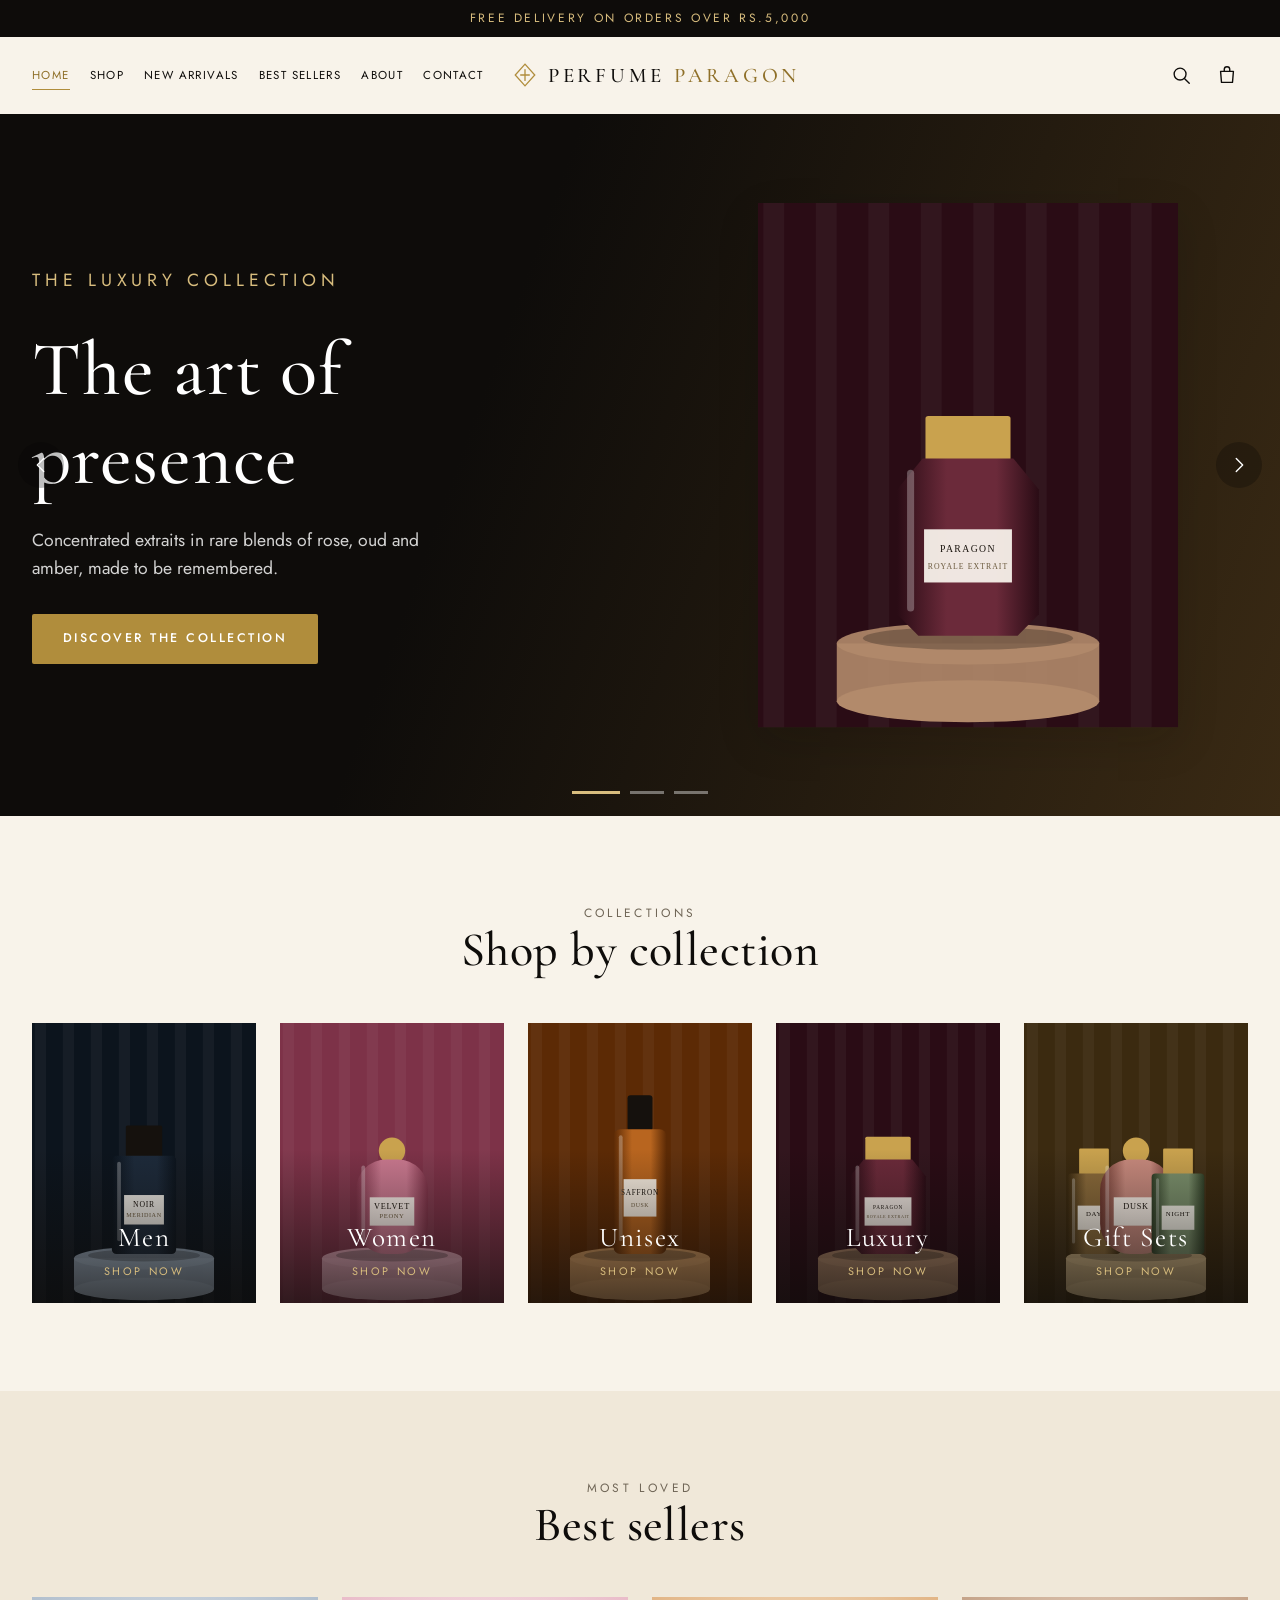
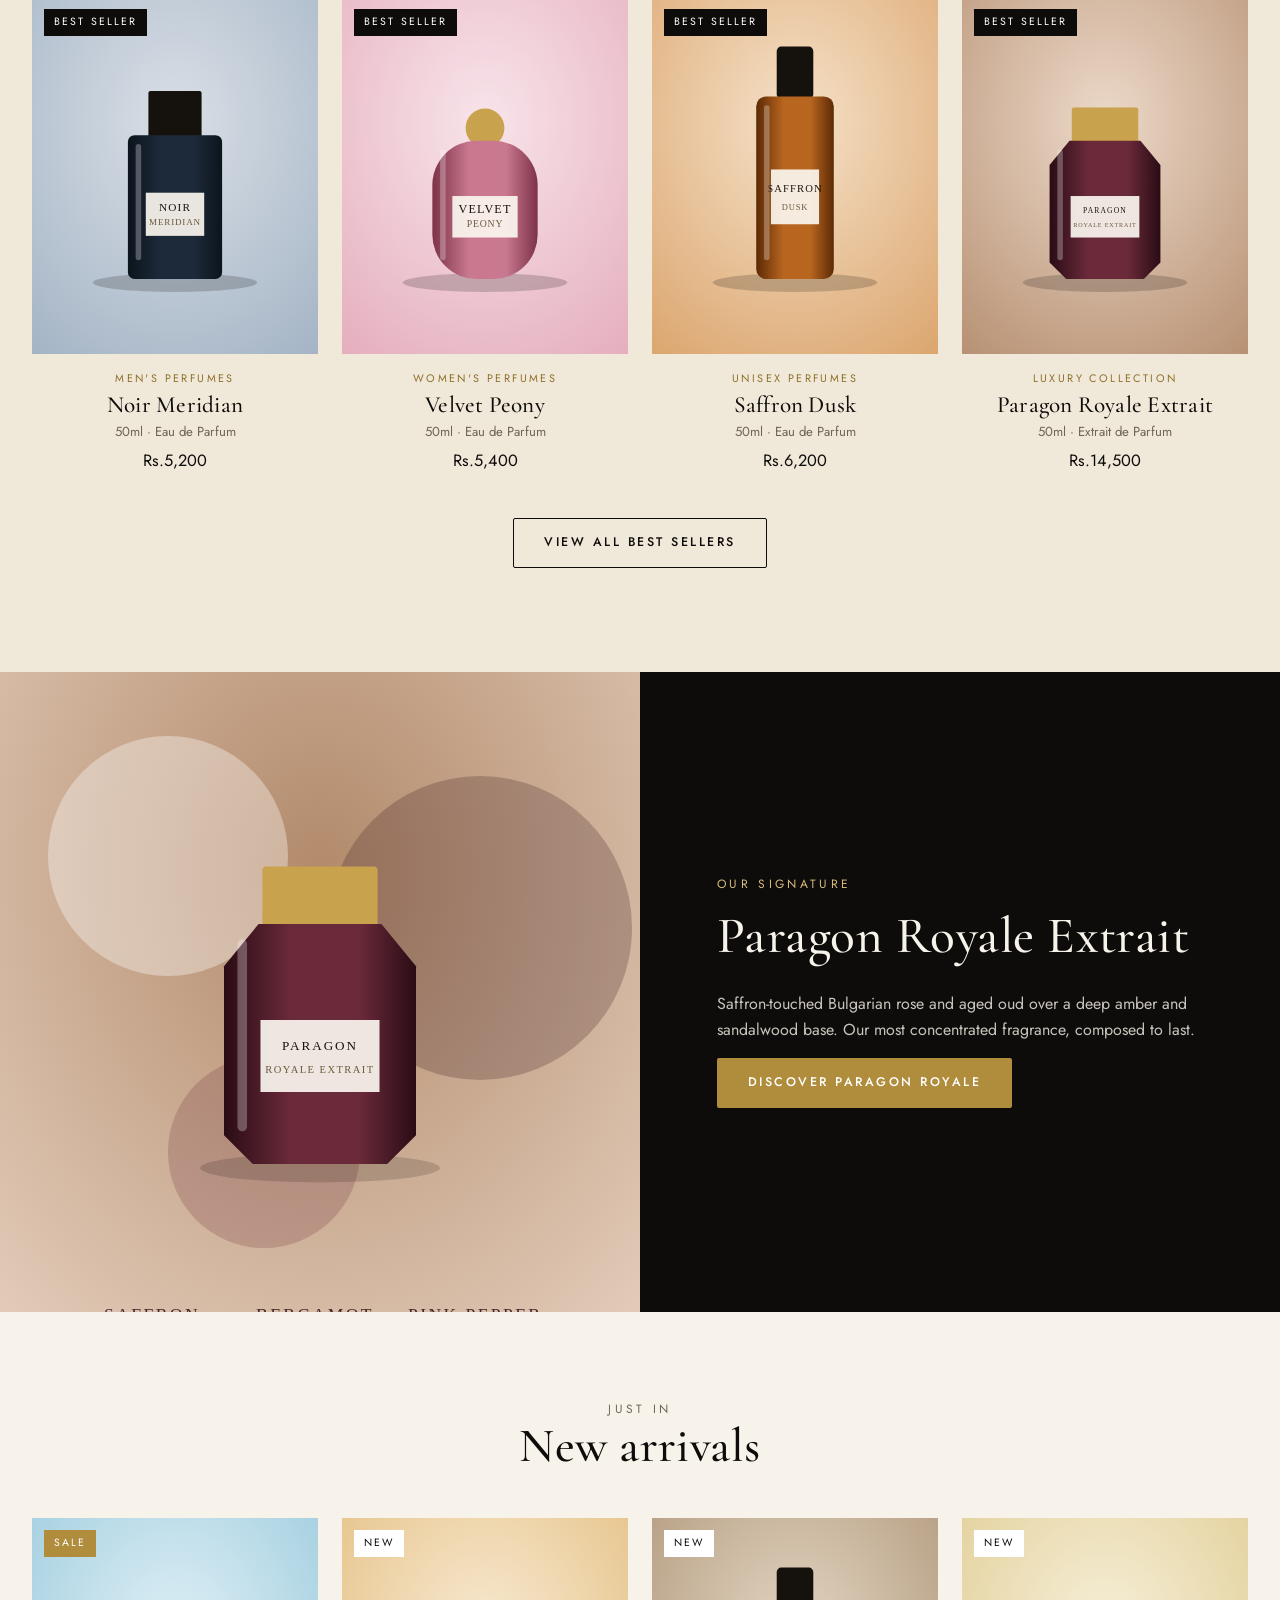
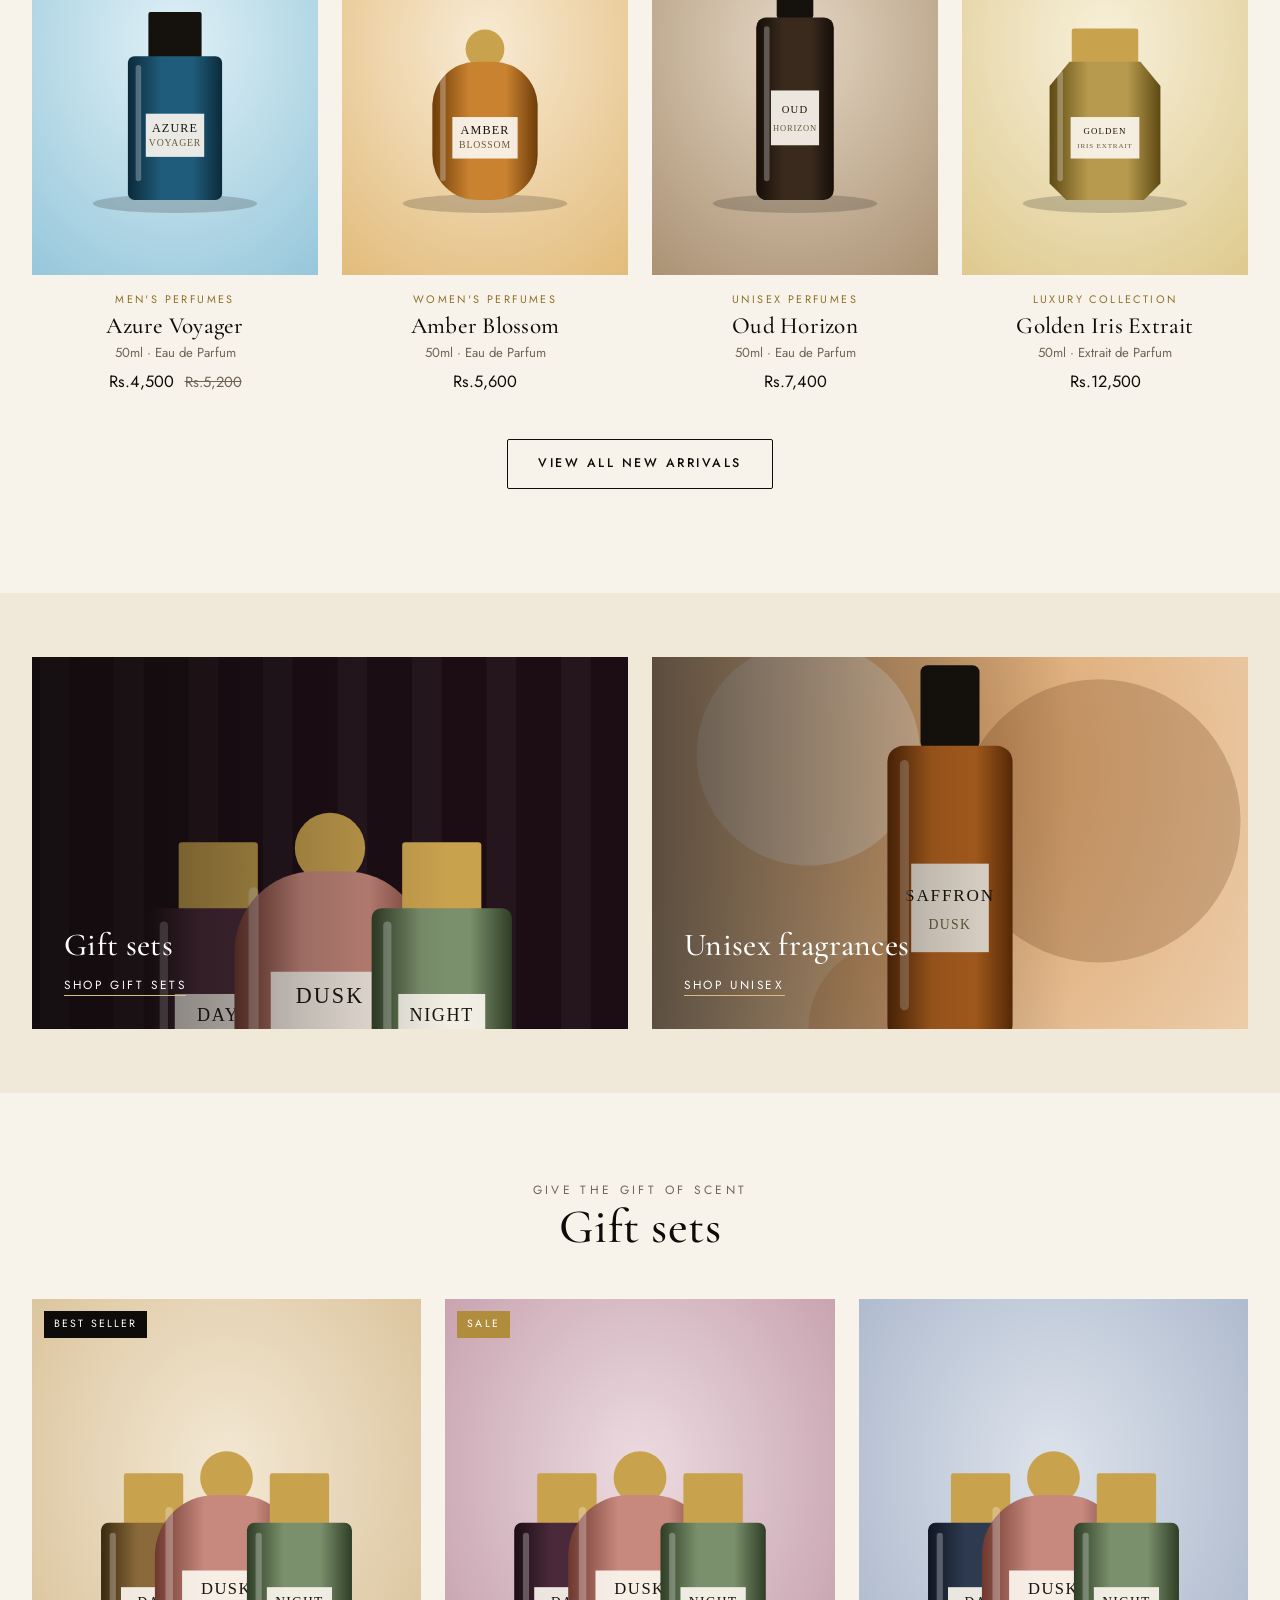
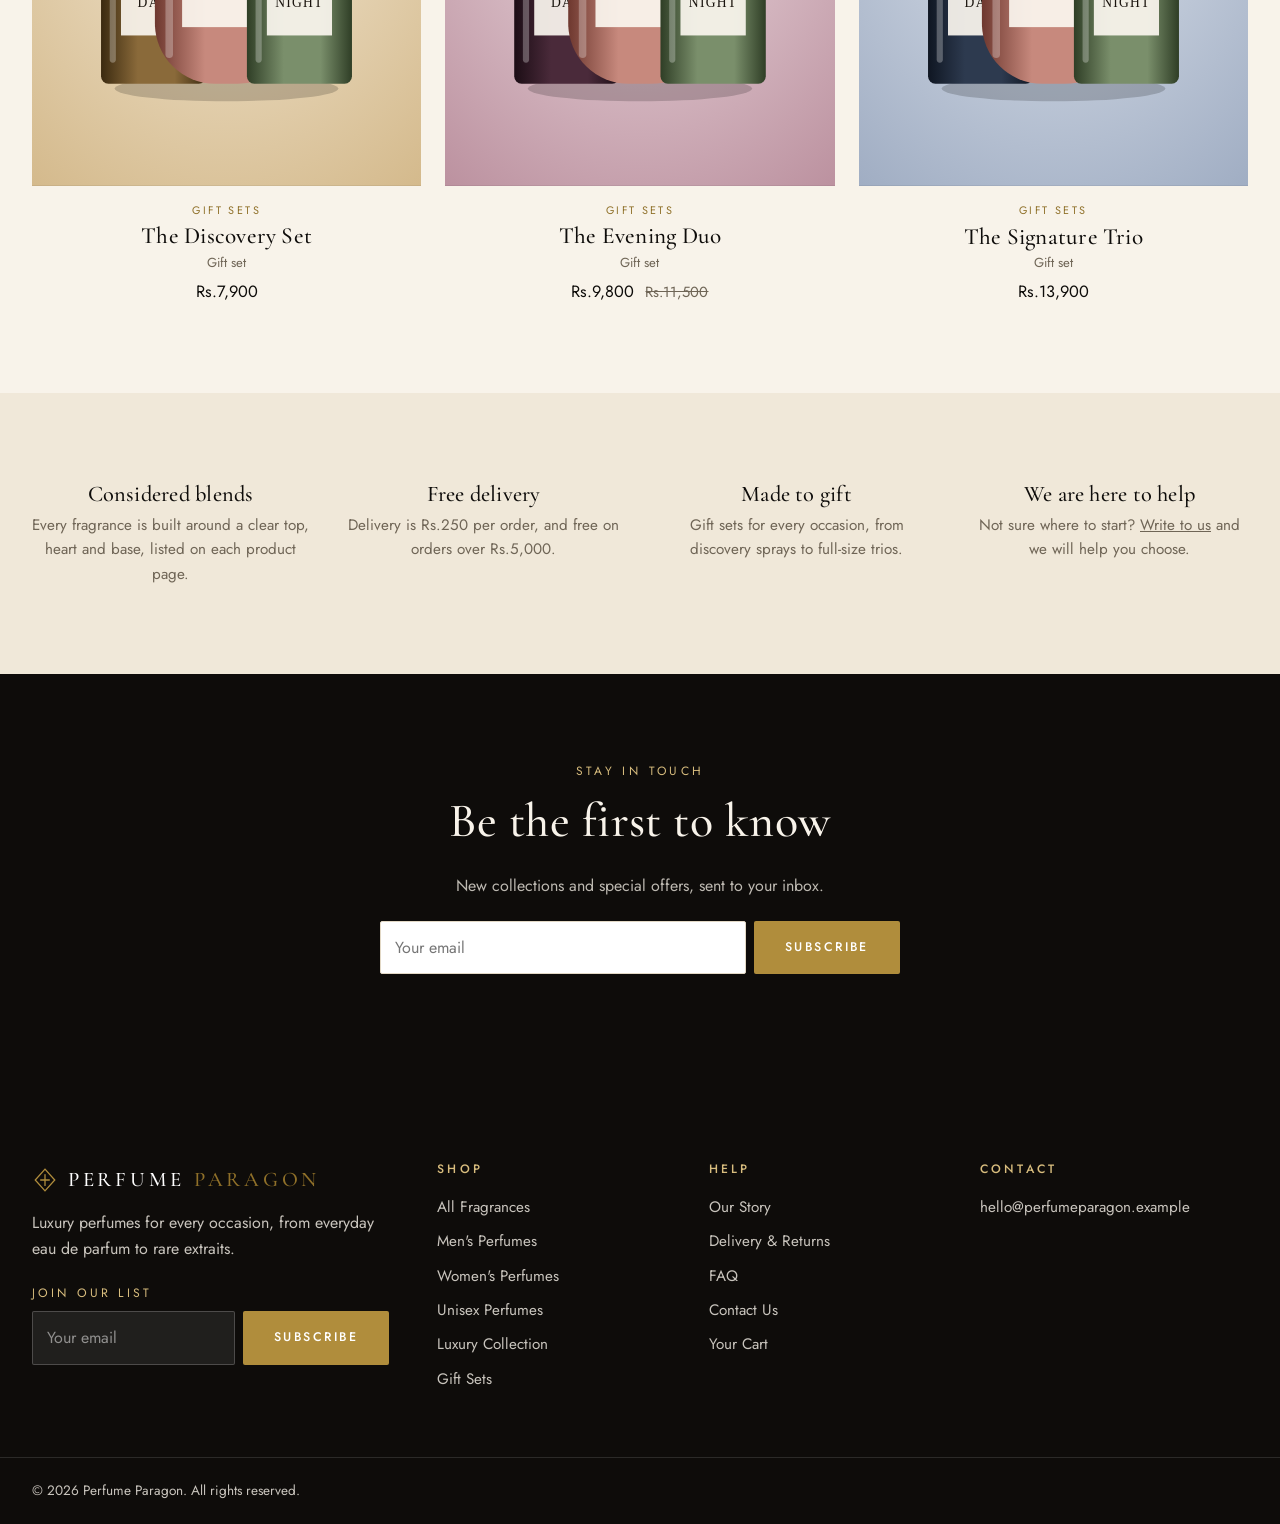
<file: index.html>
<!DOCTYPE html>
<html lang="en">
<head>
<meta charset="utf-8">
<meta name="viewport" content="width=device-width, initial-scale=1">
<title>Perfume Paragon | Luxury Perfumes</title>
<meta name="description" content="Perfume Paragon: luxury perfumes for men, women and unisex, plus rare extraits and gift sets.">
<link rel="icon" href="data:image/svg+xml,%3Csvg xmlns='http://www.w3.org/2000/svg' viewBox='0 0 24 24'%3E%3Crect width='24' height='24' fill='%230e0c0a'/%3E%3Cpath d='M12 3l8 9-8 9-8-9z' fill='none' stroke='%23b08d3c' stroke-width='1.4'/%3E%3C/svg%3E">
<link rel="preconnect" href="https://fonts.googleapis.com">
<link rel="preconnect" href="https://fonts.gstatic.com" crossorigin>
<link href="https://fonts.googleapis.com/css2?family=Cormorant+Garamond:wght@400;500;600&family=Jost:wght@300;400;500&display=swap" rel="stylesheet">
<link rel="stylesheet" href="style.css">
<link rel="stylesheet" href="responsive.css">
</head>
<body data-page="home">
<a class="skip" href="#main">Skip to content</a>
<div id="site-header"></div>

<main id="main">
  <section class="hero" id="hero" aria-roledescription="carousel" aria-label="Featured collections">
    <div class="slide active" role="group" aria-roledescription="slide" aria-label="1 of 3">
      <div class="slide-bg" style="background:linear-gradient(110deg,#0e0c0a 38%,#3a2a14)"></div>
      <div class="slide-art"><img data-product="paragon-royale" data-view="2" alt="Paragon Royale Extrait bottle on a plinth" width="800" height="1000"></div>
      <div class="slide-copy">
        <p class="eyebrow">The Luxury Collection</p>
        <h1>The art of presence</h1>
        <p>Concentrated extraits in rare blends of rose, oud and amber, made to be remembered.</p>
        <div><a class="btn btn-gold" href="shop.html?cat=luxury">Discover the collection</a></div>
      </div>
    </div>
    <div class="slide" role="group" aria-roledescription="slide" aria-label="2 of 3" aria-hidden="true">
      <div class="slide-bg" style="background:linear-gradient(110deg,#1a120a 38%,#4b3320)"></div>
      <div class="slide-art"><img data-product="oud-horizon" data-view="2" alt="Oud Horizon bottle on a plinth" width="800" height="1000"></div>
      <div class="slide-copy">
        <p class="eyebrow">New arrivals</p>
        <h2>Fresh from the atelier</h2>
        <p>Meet Oud Horizon, Azure Voyager, Amber Blossom and Golden Iris.</p>
        <div><a class="btn btn-gold" href="shop.html?tag=new">Shop new arrivals</a></div>
      </div>
    </div>
    <div class="slide" role="group" aria-roledescription="slide" aria-label="3 of 3" aria-hidden="true">
      <div class="slide-bg" style="background:linear-gradient(110deg,#0e0c0a 38%,#2a1d12)"></div>
      <div class="slide-art"><img data-product="discovery-set" data-view="2" alt="The Discovery Set on a plinth" width="800" height="1000"></div>
      <div class="slide-copy">
        <p class="eyebrow">Gift sets</p>
        <h2>Give a fragrance</h2>
        <p>Curated sets in a gift box, from a four-scent discovery set to a signature trio.</p>
        <div><a class="btn btn-gold" href="shop.html?cat=gift-sets">Shop gift sets</a></div>
      </div>
    </div>
    <button type="button" class="icon-btn hero-ctrl hero-prev" aria-label="Previous slide"><svg viewBox="0 0 24 24" aria-hidden="true"><path d="M15 5l-7 7 7 7" fill="none" stroke="currentColor" stroke-width="1.5" stroke-linecap="round" stroke-linejoin="round"/></svg></button>
    <button type="button" class="icon-btn hero-ctrl hero-next" aria-label="Next slide"><svg viewBox="0 0 24 24" aria-hidden="true"><path d="M9 5l7 7-7 7" fill="none" stroke="currentColor" stroke-width="1.5" stroke-linecap="round" stroke-linejoin="round"/></svg></button>
    <div class="hero-dots">
      <button type="button" class="dot active" aria-label="Go to slide 1"></button>
      <button type="button" class="dot" aria-label="Go to slide 2"></button>
      <button type="button" class="dot" aria-label="Go to slide 3"></button>
    </div>
  </section>

  <section class="section">
    <div class="container">
      <div class="section-head reveal"><p class="eyebrow">Collections</p><h2 class="h2">Shop by collection</h2></div>
      <div class="tiles">
        <a class="tile reveal" href="shop.html?cat=men"><img data-product="noir-meridian" data-view="2" alt="" width="800" height="1000" loading="lazy"><span>Men<small>Shop now</small></span></a>
        <a class="tile reveal" style="--d:70ms" href="shop.html?cat=women"><img data-product="velvet-peony" data-view="2" alt="" width="800" height="1000" loading="lazy"><span>Women<small>Shop now</small></span></a>
        <a class="tile reveal" style="--d:140ms" href="shop.html?cat=unisex"><img data-product="saffron-dusk" data-view="2" alt="" width="800" height="1000" loading="lazy"><span>Unisex<small>Shop now</small></span></a>
        <a class="tile reveal" style="--d:210ms" href="shop.html?cat=luxury"><img data-product="paragon-royale" data-view="2" alt="" width="800" height="1000" loading="lazy"><span>Luxury<small>Shop now</small></span></a>
        <a class="tile reveal" style="--d:280ms" href="shop.html?cat=gift-sets"><img data-product="discovery-set" data-view="2" alt="" width="800" height="1000" loading="lazy"><span>Gift Sets<small>Shop now</small></span></a>
      </div>
    </div>
  </section>

  <section class="section section-cream">
    <div class="container">
      <div class="section-head reveal"><p class="eyebrow">Most loved</p><h2 class="h2">Best sellers</h2></div>
      <div class="grid" data-list="tag:bestseller" data-limit="4"></div>
      <p class="center" style="margin-top:44px"><a class="btn btn-ghost" href="shop.html?tag=bestseller">View all best sellers</a></p>
    </div>
  </section>

  <section class="split">
    <div class="split-art"><img data-product="paragon-royale" data-view="1" alt="Fragrance notes for Paragon Royale Extrait" width="800" height="1000" loading="lazy"></div>
    <div class="split-copy reveal">
      <p class="eyebrow">Our signature</p>
      <h2>Paragon Royale Extrait</h2>
      <p>Saffron-touched Bulgarian rose and aged oud over a deep amber and sandalwood base. Our most concentrated fragrance, composed to last.</p>
      <a class="btn btn-gold" href="product.html?id=paragon-royale">Discover Paragon Royale</a>
    </div>
  </section>

  <section class="section">
    <div class="container">
      <div class="section-head reveal"><p class="eyebrow">Just in</p><h2 class="h2">New arrivals</h2></div>
      <div class="grid" data-list="tag:new" data-limit="4"></div>
      <p class="center" style="margin-top:44px"><a class="btn btn-ghost" href="shop.html?tag=new">View all new arrivals</a></p>
    </div>
  </section>

  <section class="section-cream section" style="padding-top:64px;padding-bottom:64px">
    <div class="container promo">
      <a class="reveal" href="shop.html?cat=gift-sets"><img data-product="evening-duo" data-view="2" alt="" width="800" height="1000" loading="lazy"><div><h3>Gift sets</h3><span class="more">Shop gift sets</span></div></a>
      <a class="reveal" style="--d:100ms" href="shop.html?cat=unisex"><img data-product="saffron-dusk" data-view="1" alt="" width="800" height="1000" loading="lazy"><div><h3>Unisex fragrances</h3><span class="more">Shop unisex</span></div></a>
    </div>
  </section>

  <section class="section">
    <div class="container">
      <div class="section-head reveal"><p class="eyebrow">Give the gift of scent</p><h2 class="h2">Gift sets</h2></div>
      <div class="grid grid-3" data-list="cat:gift-sets" data-limit="3"></div>
    </div>
  </section>

  <section class="section section-cream">
    <div class="container values">
      <div class="reveal"><h3>Considered blends</h3><p>Every fragrance is built around a clear top, heart and base, listed on each product page.</p></div>
      <div class="reveal" style="--d:70ms"><h3>Free delivery</h3><p>Delivery is <span data-ship></span> per order, and free on orders over <span data-free></span>.</p></div>
      <div class="reveal" style="--d:140ms"><h3>Made to gift</h3><p>Gift sets for every occasion, from discovery sprays to full-size trios.</p></div>
      <div class="reveal" style="--d:210ms"><h3>We are here to help</h3><p>Not sure where to start? <a href="contact.html" style="text-decoration:underline">Write to us</a> and we will help you choose.</p></div>
    </div>
  </section>

  <section class="section section-dark news">
    <div class="container narrow reveal">
      <p class="eyebrow" style="color:var(--gold-l)">Stay in touch</p>
      <h2 class="h2">Be the first to know</h2>
      <p style="color:rgba(248,243,234,.75)">New collections and special offers, sent to your inbox.</p>
      <form class="newsletter" data-form="newsletter" novalidate>
        <div class="nl-row"><input type="email" name="email" placeholder="Your email" aria-label="Email address" autocomplete="email" required><button class="btn btn-gold" type="submit">Subscribe</button></div>
        <p class="form-status" role="status"></p>
      </form>
    </div>
  </section>
</main>

<div id="site-footer"></div>
<script src="products.js"></script>
<script src="cart.js"></script>
<script src="main.js"></script>
</body>
</html>
</file>
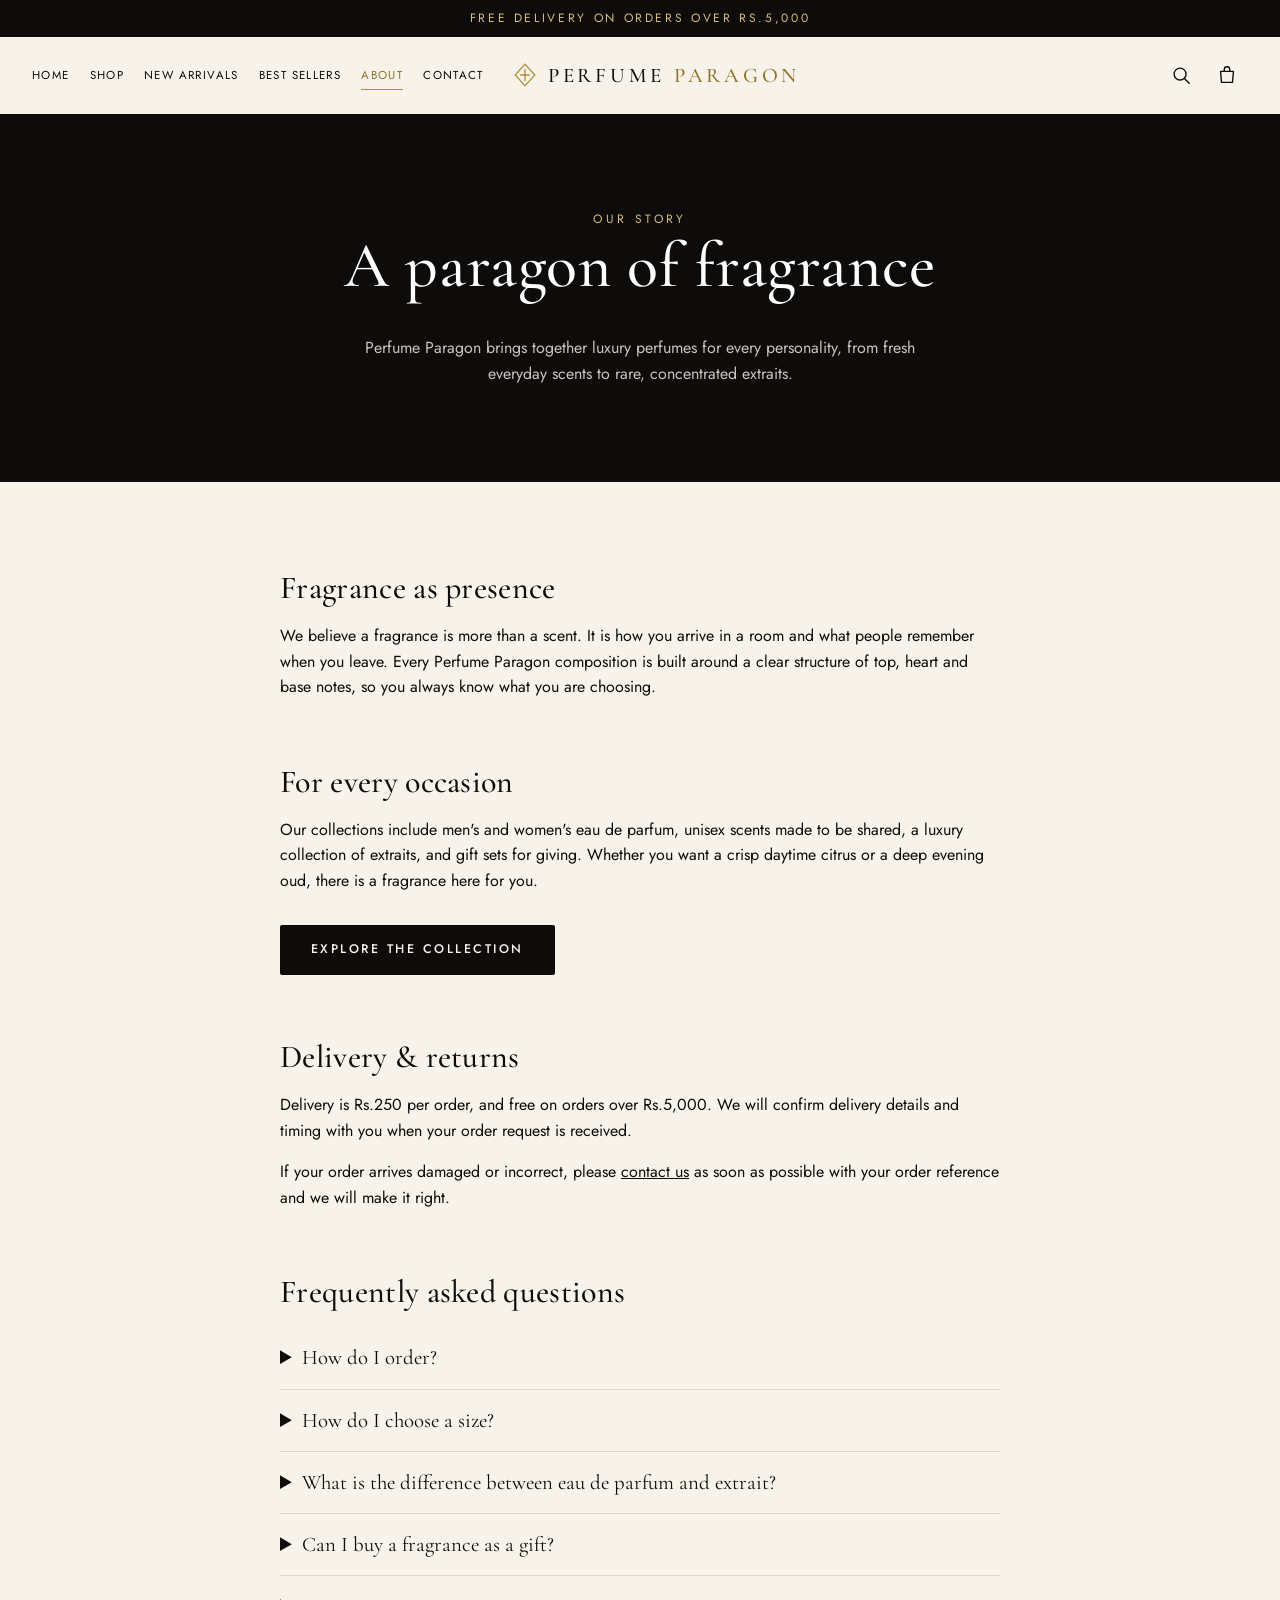
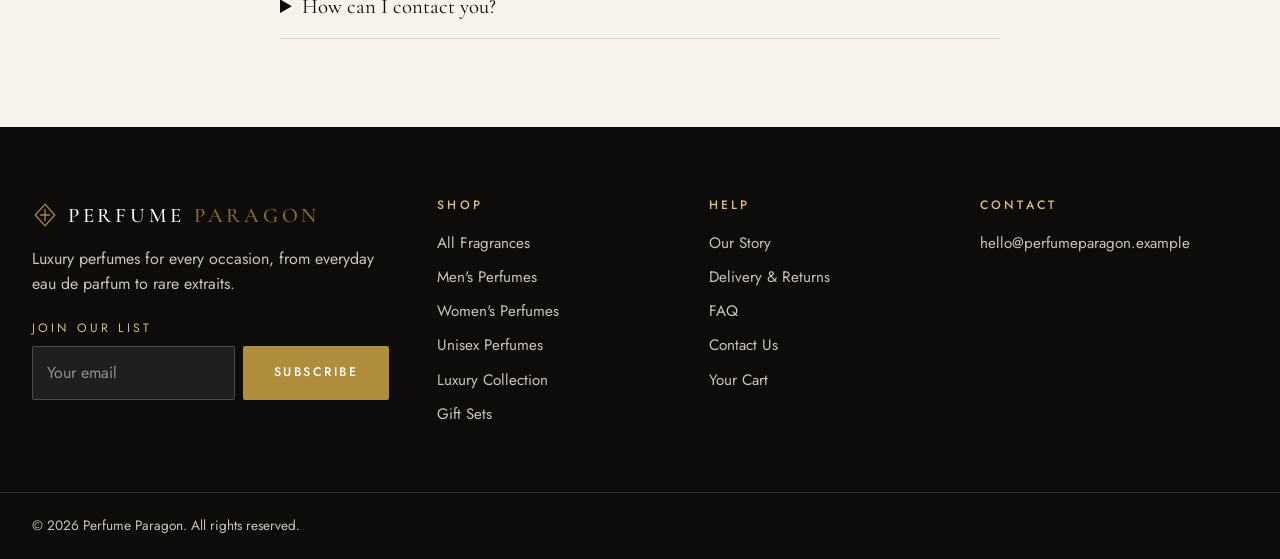
<file: about.html>
<!DOCTYPE html>
<html lang="en">
<head>
<meta charset="utf-8">
<meta name="viewport" content="width=device-width, initial-scale=1">
<title>Our Story | Perfume Paragon</title>
<meta name="description" content="About Perfume Paragon, plus delivery, returns and frequently asked questions.">
<link rel="icon" href="data:image/svg+xml,%3Csvg xmlns='http://www.w3.org/2000/svg' viewBox='0 0 24 24'%3E%3Crect width='24' height='24' fill='%230e0c0a'/%3E%3Cpath d='M12 3l8 9-8 9-8-9z' fill='none' stroke='%23b08d3c' stroke-width='1.4'/%3E%3C/svg%3E">
<link rel="preconnect" href="https://fonts.googleapis.com">
<link rel="preconnect" href="https://fonts.gstatic.com" crossorigin>
<link href="https://fonts.googleapis.com/css2?family=Cormorant+Garamond:wght@400;500;600&family=Jost:wght@300;400;500&display=swap" rel="stylesheet">
<link rel="stylesheet" href="style.css">
<link rel="stylesheet" href="responsive.css">
</head>
<body data-page="about">
<a class="skip" href="#main">Skip to content</a>
<div id="site-header"></div>

<main id="main">
  <section class="about-hero">
    <div class="container narrow">
      <p class="eyebrow" style="color:var(--gold-l)">Our story</p>
      <h1>A paragon of fragrance</h1>
      <p>Perfume Paragon brings together luxury perfumes for every personality, from fresh everyday scents to rare, concentrated extraits.</p>
    </div>
  </section>

  <section class="section">
    <div class="container">
      <div class="prose reveal">
        <h2 style="margin-top:0">Fragrance as presence</h2>
        <p>We believe a fragrance is more than a scent. It is how you arrive in a room and what people remember when you leave. Every Perfume Paragon composition is built around a clear structure of top, heart and base notes, so you always know what you are choosing.</p>
        <h2>For every occasion</h2>
        <p>Our collections include men's and women's eau de parfum, unisex scents made to be shared, a luxury collection of extraits, and gift sets for giving. Whether you want a crisp daytime citrus or a deep evening oud, there is a fragrance here for you.</p>
        <p style="margin-top:32px"><a class="btn btn-dark" href="shop.html">Explore the collection</a></p>

        <h2 id="delivery">Delivery &amp; returns</h2>
        <p>Delivery is <span data-ship></span> per order, and free on orders over <span data-free></span>. We will confirm delivery details and timing with you when your order request is received.</p>
        <p>If your order arrives damaged or incorrect, please <a href="contact.html" style="text-decoration:underline">contact us</a> as soon as possible with your order reference and we will make it right.</p>

        <h2 id="faq">Frequently asked questions</h2>
        <details><summary>How do I order?</summary><p>Add your chosen fragrances to your cart, then go to checkout and enter your delivery details. You will receive an order summary to send to us by email or WhatsApp, and we will confirm your order with you.</p></details>
        <details><summary>How do I choose a size?</summary><p>Most fragrances come in 30ml, 50ml and 100ml. Luxury extraits come in 50ml and 100ml. Choose your size on the product page.</p></details>
        <details><summary>What is the difference between eau de parfum and extrait?</summary><p>Extrait de parfum is the most concentrated form, with a higher proportion of fragrance oil. It is richer and more intense, so a little goes a long way.</p></details>
        <details><summary>Can I buy a fragrance as a gift?</summary><p>Yes. Our gift sets are designed for giving, from a four-scent discovery set to a signature trio.</p></details>
        <details><summary>How can I contact you?</summary><p>Use the <a href="contact.html" style="text-decoration:underline">contact page</a> and we will get back to you.</p></details>
      </div>
    </div>
  </section>
</main>

<div id="site-footer"></div>
<script src="products.js"></script>
<script src="cart.js"></script>
<script src="main.js"></script>
</body>
</html>
</file>
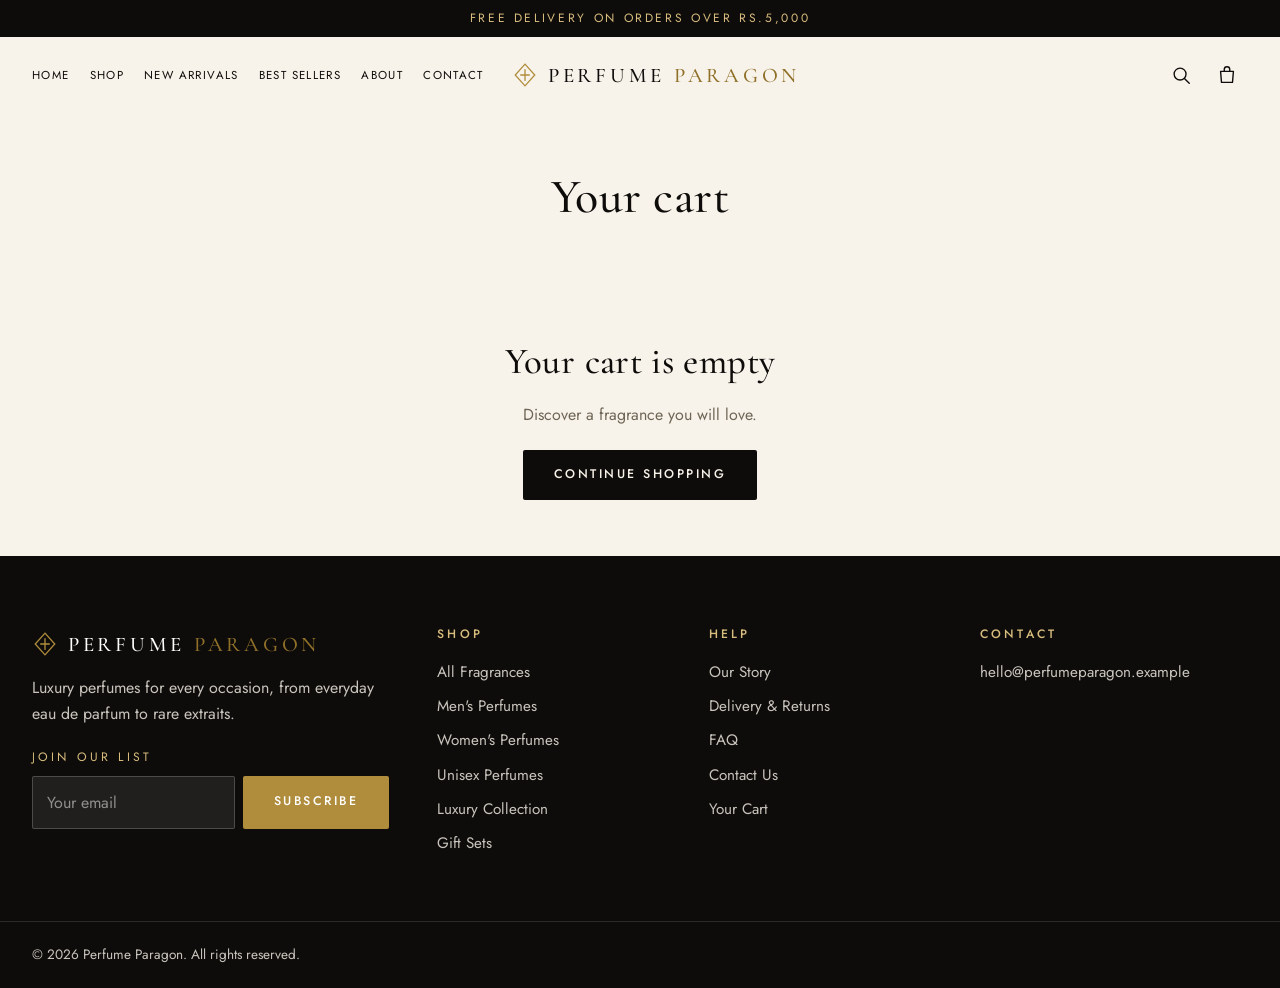
<file: cart.html>
<!DOCTYPE html>
<html lang="en">
<head>
<meta charset="utf-8">
<meta name="viewport" content="width=device-width, initial-scale=1">
<title>Your Cart | Perfume Paragon</title>
<meta name="description" content="Review the fragrances in your Perfume Paragon cart.">
<link rel="icon" href="data:image/svg+xml,%3Csvg xmlns='http://www.w3.org/2000/svg' viewBox='0 0 24 24'%3E%3Crect width='24' height='24' fill='%230e0c0a'/%3E%3Cpath d='M12 3l8 9-8 9-8-9z' fill='none' stroke='%23b08d3c' stroke-width='1.4'/%3E%3C/svg%3E">
<link rel="preconnect" href="https://fonts.googleapis.com">
<link rel="preconnect" href="https://fonts.gstatic.com" crossorigin>
<link href="https://fonts.googleapis.com/css2?family=Cormorant+Garamond:wght@400;500;600&family=Jost:wght@300;400;500&display=swap" rel="stylesheet">
<link rel="stylesheet" href="style.css">
<link rel="stylesheet" href="responsive.css">
</head>
<body data-page="cart">
<a class="skip" href="#main">Skip to content</a>
<div id="site-header"></div>

<main id="main">
  <div class="container">
    <div class="page-head"><h1 class="h2">Your cart</h1></div>
    <div class="empty" id="cartEmpty" hidden>
      <h2 class="h3">Your cart is empty</h2>
      <p>Discover a fragrance you will love.</p>
      <a class="btn btn-dark" href="shop.html">Continue shopping</a>
    </div>
    <div class="cart-layout" id="cartPageWrap">
      <ul class="cart-lines" id="cartPageList"></ul>
      <aside class="summary" aria-label="Order summary">
        <h2>Order summary</h2>
        <p class="free-note" id="cartFreeNote"></p>
        <div class="sum-row"><span>Subtotal</span><strong id="cartSub">Rs.0</strong></div>
        <div class="sum-row"><span>Delivery</span><strong id="cartShip">Rs.0</strong></div>
        <div class="sum-row sum-total"><span>Total</span><strong id="cartTotal">Rs.0</strong></div>
        <a class="btn btn-gold btn-block" href="checkout.html">Checkout</a>
        <a class="btn btn-ghost btn-block" href="shop.html">Continue shopping</a>
      </aside>
    </div>
  </div>
</main>

<div id="site-footer"></div>
<script src="products.js"></script>
<script src="cart.js"></script>
<script src="main.js"></script>
</body>
</html>
</file>
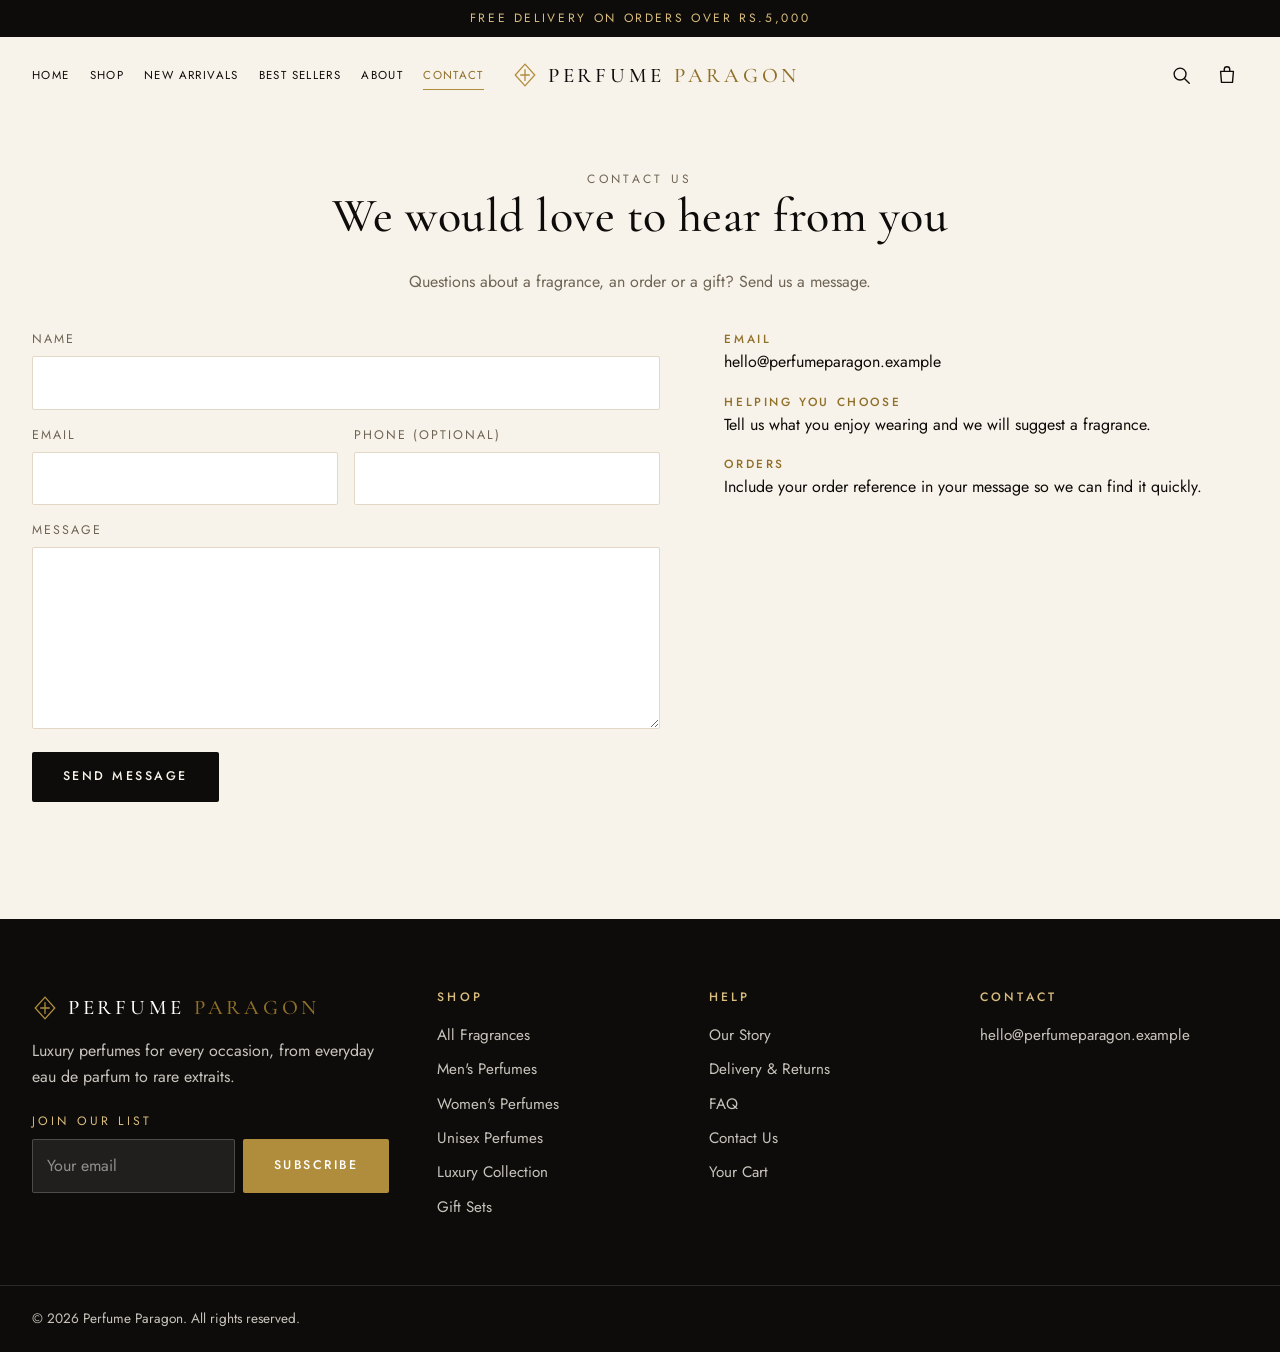
<file: contact.html>
<!DOCTYPE html>
<html lang="en">
<head>
<meta charset="utf-8">
<meta name="viewport" content="width=device-width, initial-scale=1">
<title>Contact Us | Perfume Paragon</title>
<meta name="description" content="Get in touch with Perfume Paragon. We are happy to help you choose a fragrance.">
<link rel="icon" href="data:image/svg+xml,%3Csvg xmlns='http://www.w3.org/2000/svg' viewBox='0 0 24 24'%3E%3Crect width='24' height='24' fill='%230e0c0a'/%3E%3Cpath d='M12 3l8 9-8 9-8-9z' fill='none' stroke='%23b08d3c' stroke-width='1.4'/%3E%3C/svg%3E">
<link rel="preconnect" href="https://fonts.googleapis.com">
<link rel="preconnect" href="https://fonts.gstatic.com" crossorigin>
<link href="https://fonts.googleapis.com/css2?family=Cormorant+Garamond:wght@400;500;600&family=Jost:wght@300;400;500&display=swap" rel="stylesheet">
<link rel="stylesheet" href="style.css">
<link rel="stylesheet" href="responsive.css">
</head>
<body data-page="contact">
<a class="skip" href="#main">Skip to content</a>
<div id="site-header"></div>

<main id="main">
  <div class="container">
    <div class="page-head">
      <p class="eyebrow">Contact us</p>
      <h1 class="h2">We would love to hear from you</h1>
      <p>Questions about a fragrance, an order or a gift? Send us a message.</p>
    </div>
    <div class="contact-grid">
      <form class="reveal" data-form="contact" novalidate>
        <div class="field"><label for="cName">Name</label><input id="cName" name="name" type="text" autocomplete="name" required></div>
        <div class="field-row">
          <div class="field"><label for="cEmail">Email</label><input id="cEmail" name="email" type="email" autocomplete="email" required></div>
          <div class="field"><label for="cPhone">Phone (optional)</label><input id="cPhone" name="phone" type="tel" autocomplete="tel"></div>
        </div>
        <div class="field"><label for="cMsg">Message</label><textarea id="cMsg" name="message" rows="6" required></textarea></div>
        <button class="btn btn-dark" type="submit">Send message</button>
        <p class="form-status" role="status"></p>
      </form>
      <aside class="contact-info reveal" style="--d:100ms">
        <ul>
          <li><strong>Email</strong><a id="cEmailLink" href="#"></a></li>
          <li><strong>Helping you choose</strong>Tell us what you enjoy wearing and we will suggest a fragrance.</li>
          <li><strong>Orders</strong>Include your order reference in your message so we can find it quickly.</li>
        </ul>
      </aside>
    </div>
  </div>
</main>

<div id="site-footer"></div>
<script src="products.js"></script>
<script src="cart.js"></script>
<script src="main.js"></script>
<script>
  (function () { var a = document.getElementById('cEmailLink'); if (a && typeof STORE !== 'undefined') { a.href = 'mailto:' + STORE.email; a.textContent = STORE.email; } })();
</script>
</body>
</html>
</file>
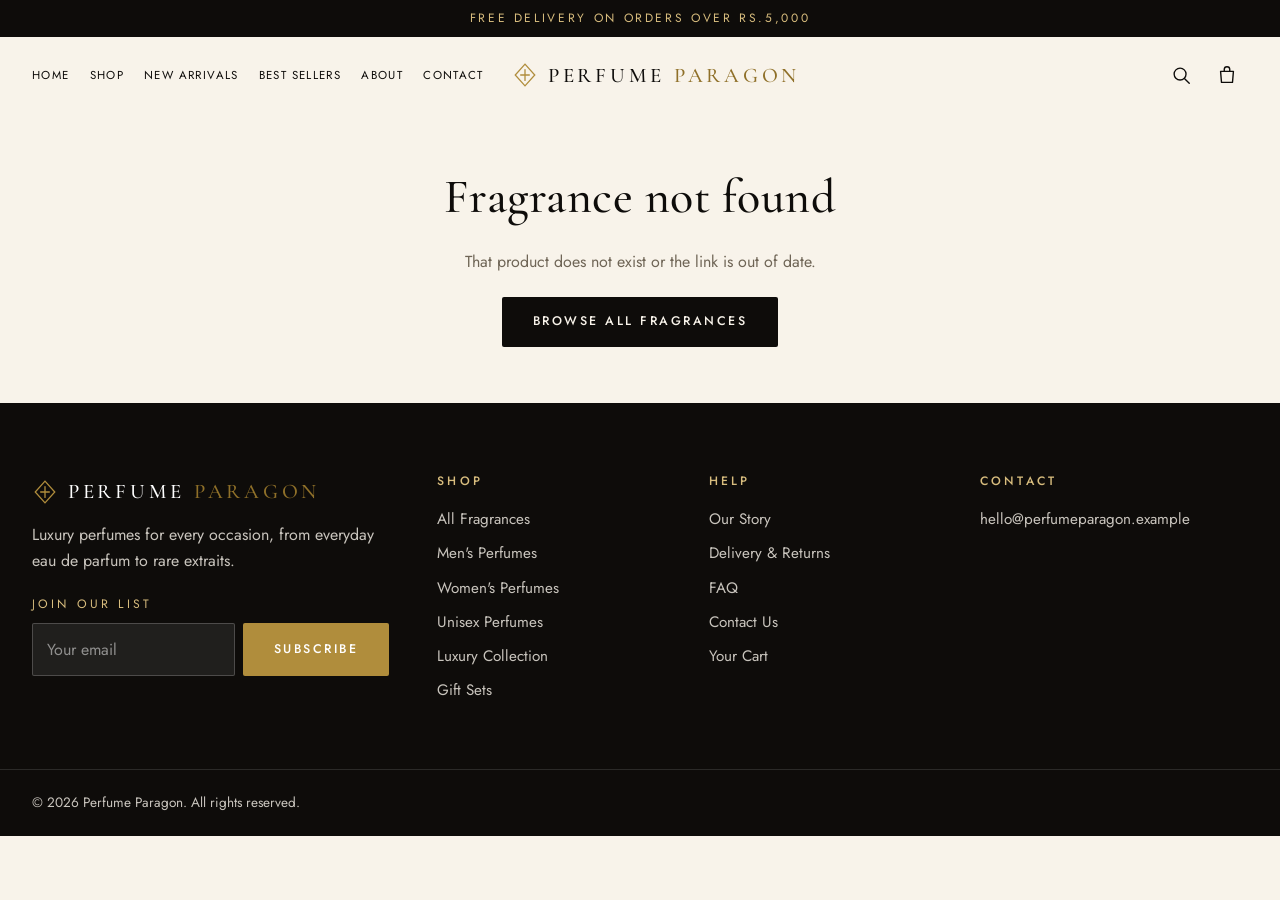
<file: product.html>
<!DOCTYPE html>
<html lang="en">
<head>
<meta charset="utf-8">
<meta name="viewport" content="width=device-width, initial-scale=1">
<title>Fragrance | Perfume Paragon</title>
<meta name="description" content="Perfume Paragon luxury fragrance.">
<link rel="icon" href="data:image/svg+xml,%3Csvg xmlns='http://www.w3.org/2000/svg' viewBox='0 0 24 24'%3E%3Crect width='24' height='24' fill='%230e0c0a'/%3E%3Cpath d='M12 3l8 9-8 9-8-9z' fill='none' stroke='%23b08d3c' stroke-width='1.4'/%3E%3C/svg%3E">
<link rel="preconnect" href="https://fonts.googleapis.com">
<link rel="preconnect" href="https://fonts.gstatic.com" crossorigin>
<link href="https://fonts.googleapis.com/css2?family=Cormorant+Garamond:wght@400;500;600&family=Jost:wght@300;400;500&display=swap" rel="stylesheet">
<link rel="stylesheet" href="style.css">
<link rel="stylesheet" href="responsive.css">
</head>
<body data-page="product">
<a class="skip" href="#main">Skip to content</a>
<div id="site-header"></div>

<main id="main"><div id="productRoot"></div></main>

<div id="site-footer"></div>
<script src="products.js"></script>
<script src="cart.js"></script>
<script src="main.js"></script>
</body>
</html>
</file>
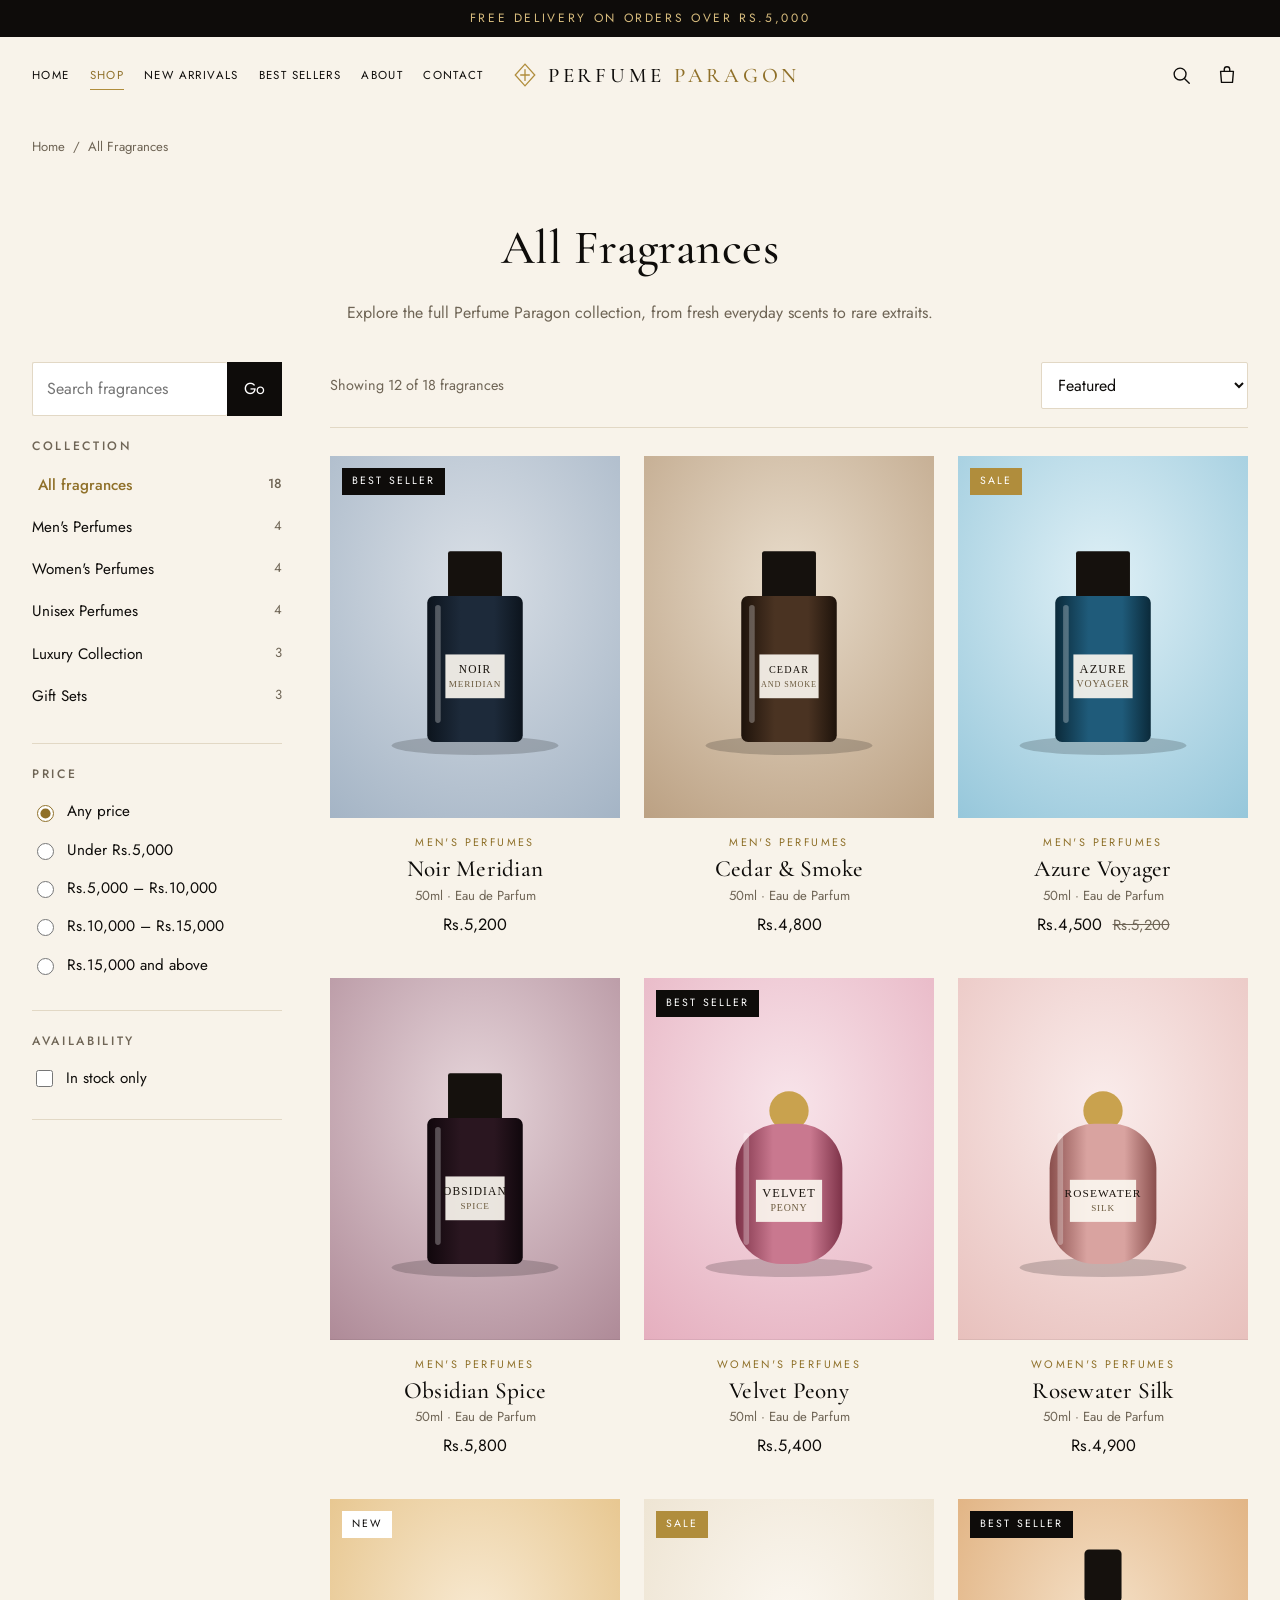
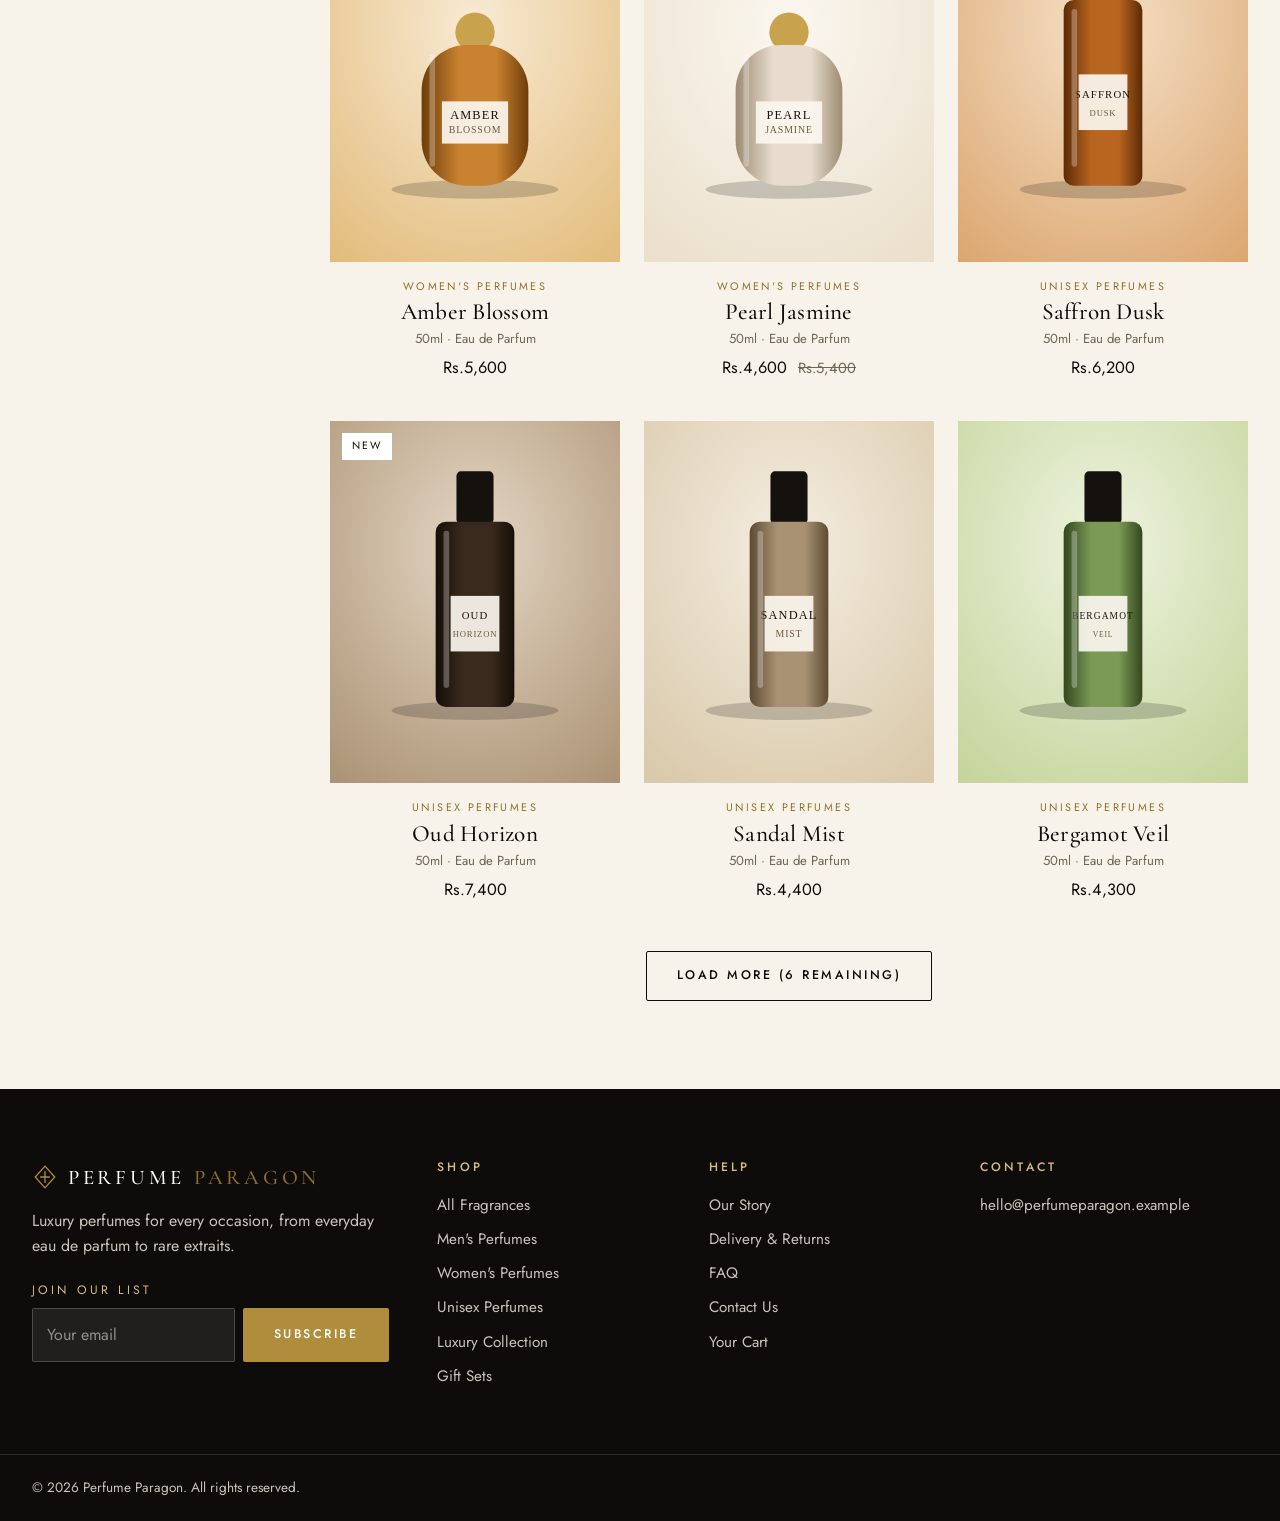
<file: shop.html>
<!DOCTYPE html>
<html lang="en">
<head>
<meta charset="utf-8">
<meta name="viewport" content="width=device-width, initial-scale=1">
<title>Shop | Perfume Paragon</title>
<meta name="description" content="Browse all Perfume Paragon fragrances: men's, women's, unisex, luxury extraits and gift sets.">
<link rel="icon" href="data:image/svg+xml,%3Csvg xmlns='http://www.w3.org/2000/svg' viewBox='0 0 24 24'%3E%3Crect width='24' height='24' fill='%230e0c0a'/%3E%3Cpath d='M12 3l8 9-8 9-8-9z' fill='none' stroke='%23b08d3c' stroke-width='1.4'/%3E%3C/svg%3E">
<link rel="preconnect" href="https://fonts.googleapis.com">
<link rel="preconnect" href="https://fonts.gstatic.com" crossorigin>
<link href="https://fonts.googleapis.com/css2?family=Cormorant+Garamond:wght@400;500;600&family=Jost:wght@300;400;500&display=swap" rel="stylesheet">
<link rel="stylesheet" href="style.css">
<link rel="stylesheet" href="responsive.css">
</head>
<body data-page="shop">
<a class="skip" href="#main">Skip to content</a>
<div id="site-header"></div>

<main id="main">
  <div class="container">
    <nav class="crumbs" aria-label="Breadcrumb"><a href="index.html">Home</a><span>/</span><span id="shopCrumb" aria-current="page">All Fragrances</span></nav>
    <div class="page-head">
      <h1 class="h2" id="shopTitle">All Fragrances</h1>
      <p id="shopDesc"></p>
    </div>

    <div class="shop-layout">
      <aside class="filters" id="filterPanel" aria-label="Filters">
        <div class="filter-head"><span class="drawer-title">Filters</span><button type="button" class="icon-btn" id="filterClose" aria-label="Close filters"><svg viewBox="0 0 24 24" aria-hidden="true"><path d="M5 5l14 14M19 5L5 19" stroke="currentColor" stroke-width="1.5" stroke-linecap="round"/></svg></button></div>
        <div class="filter-body">
          <form id="shopSearchForm" class="shop-search" role="search">
            <input id="shopSearch" type="search" placeholder="Search fragrances" aria-label="Search fragrances" autocomplete="off">
            <button type="submit" aria-label="Search">Go</button>
          </form>
          <div class="filter-group"><h3>Collection</h3><ul id="filterCats"></ul></div>
          <div class="filter-group"><h3>Price</h3><ul id="filterPrice"></ul></div>
          <div class="filter-group"><h3>Availability</h3><label><input type="checkbox" id="filterStock"> In stock only</label></div>
        </div>
        <div class="filter-foot"><button type="button" id="filterApply" class="btn btn-dark btn-block">Show results</button></div>
      </aside>

      <section aria-label="Products">
        <div class="toolbar">
          <button type="button" id="filterToggle" class="btn btn-ghost filter-toggle">Filters</button>
          <p class="count" id="shopCount" aria-live="polite"></p>
          <div>
            <label class="sr-only" for="sortSelect">Sort by</label>
            <select id="sortSelect">
              <option value="featured">Featured</option>
              <option value="bestselling">Best selling</option>
              <option value="new">Newest first</option>
              <option value="az">Alphabetically, A–Z</option>
              <option value="za">Alphabetically, Z–A</option>
              <option value="price-asc">Price, low to high</option>
              <option value="price-desc">Price, high to low</option>
            </select>
          </div>
        </div>
        <div class="chips" id="activeFilters"></div>
        <div class="grid" id="shopGrid"></div>
        <div class="more-wrap"><button type="button" id="loadMore" class="btn btn-ghost" hidden>Load more</button></div>
      </section>
    </div>
  </div>
</main>

<div id="site-footer"></div>
<script src="products.js"></script>
<script src="cart.js"></script>
<script src="main.js"></script>
</body>
</html>
</file>
<file: style.css>
/* PERFUME PARAGON — design system & components
   Palette: ink / ivory / antique gold. Headings: Cormorant Garamond. Body: Jost. */
:root {
  --ink: #0e0c0a; --charcoal: #1a1612; --ivory: #f8f3ea; --cream: #f0e8d9; --line: #e2d8c5;
  --gold: #b08d3c; --gold-d: #8f7029; --gold-l: #d8bd7e; --muted: #6f6556; --danger: #a3302a; --ok: #2f6b3d;
  --serif: 'Cormorant Garamond', Georgia, 'Times New Roman', serif;
  --sans: 'Jost', system-ui, -apple-system, 'Segoe UI', Roboto, sans-serif;
  --container: 1320px; --narrow: 760px; --gap: 24px;
  --radius: 2px; --shadow: 0 14px 40px rgba(14, 12, 10, .14); --shadow-s: 0 6px 18px rgba(14, 12, 10, .1);
  --ease: cubic-bezier(.22, .61, .36, 1); --t: .35s;
  --header-h: 76px;
}
*, *::before, *::after { box-sizing: border-box; }
html { scroll-behavior: smooth; -webkit-text-size-adjust: 100%; }
body { margin: 0; font-family: var(--sans); font-size: 16px; line-height: 1.6; color: var(--ink); background: var(--ivory); overflow-x: hidden; animation: pageIn .5s var(--ease); }
@keyframes pageIn { from { opacity: 0; } to { opacity: 1; } }
body.no-scroll { overflow: hidden; }
img { max-width: 100%; height: auto; display: block; }
a { color: inherit; text-decoration: none; }
button { font: inherit; cursor: pointer; color: inherit; }
ul { list-style: none; margin: 0; padding: 0; }
h1, h2, h3, h4 { font-family: var(--serif); font-weight: 500; line-height: 1.15; margin: 0 0 .5em; letter-spacing: .01em; }
p { margin: 0 0 1em; }
:focus-visible { outline: 2px solid var(--gold); outline-offset: 2px; }
[hidden] { display: none !important; }
.sr-only { position: absolute; width: 1px; height: 1px; padding: 0; margin: -1px; overflow: hidden; clip: rect(0, 0, 0, 0); white-space: nowrap; border: 0; }
.skip { position: absolute; left: -999px; top: 8px; background: var(--ink); color: #fff; padding: 8px 14px; z-index: 300; }
.skip:focus { left: 8px; }
.container { width: 100%; max-width: var(--container); margin: 0 auto; padding: 0 32px; }
.narrow { max-width: var(--narrow); }
.center { text-align: center; }
.muted { color: var(--muted); }
.small { font-size: .875rem; }
.h2 { font-size: clamp(2rem, 4vw, 3rem); }
.h3 { font-size: clamp(1.7rem, 3vw, 2.3rem); }
.h4 { font-size: 1.35rem; }
.eyebrow { font-size: .75rem; letter-spacing: .28em; text-transform: uppercase; color: var(--gold-d); margin-bottom: .8rem; }
.section { padding: 88px 0; }
.section-cream { background: var(--cream); }
.section-dark { background: var(--ink); color: var(--ivory); }
.section-head { text-align: center; margin-bottom: 44px; }
.section-head p { color: var(--muted); max-width: 52ch; margin: 0 auto; }
.link-btn { background: none; border: 0; padding: 0; text-decoration: underline; text-underline-offset: 3px; color: var(--muted); font-size: .875rem; }
.link-btn:hover { color: var(--ink); }

/* buttons */
.btn { display: inline-flex; align-items: center; justify-content: center; gap: .5em; padding: 14px 30px; border: 1px solid transparent; font-size: .78rem; letter-spacing: .2em; text-transform: uppercase; font-weight: 500; border-radius: var(--radius); transition: background var(--t) var(--ease), color var(--t) var(--ease), border-color var(--t) var(--ease), transform .2s var(--ease); text-align: center; }
.btn:active { transform: translateY(1px); }
.btn:disabled { opacity: .5; cursor: not-allowed; }
.btn-dark { background: var(--ink); color: var(--ivory); }
.btn-dark:hover:not(:disabled) { background: var(--gold-d); }
.btn-gold { background: var(--gold); color: #fff; }
.btn-gold:hover:not(:disabled) { background: var(--ink); }
.btn-ghost { background: transparent; color: var(--ink); border-color: var(--ink); }
.btn-ghost:hover { background: var(--ink); color: var(--ivory); }
.btn-light { background: var(--ivory); color: var(--ink); }
.btn-light:hover { background: var(--gold); color: #fff; }
.btn-block { display: flex; width: 100%; margin-top: 10px; }
.btn-grow { flex: 1; }
.icon-btn { background: none; border: 0; width: 42px; height: 42px; display: inline-grid; place-items: center; position: relative; padding: 0; transition: color .2s, transform .2s var(--ease); }
.icon-btn svg { width: 22px; height: 22px; }
.icon-btn:hover { color: var(--gold-d); transform: scale(1.08); }

/* announcement + header */
.announce { background: var(--ink); color: var(--gold-l); text-align: center; font-size: .75rem; letter-spacing: .22em; text-transform: uppercase; padding: 9px 16px; }
.announce p { margin: 0; }
.site-header { position: sticky; top: 0; z-index: 90; background: var(--ivory); border-bottom: 1px solid transparent; transition: box-shadow var(--t), border-color var(--t), background var(--t); }
.site-header.scrolled { box-shadow: 0 6px 24px rgba(14, 12, 10, .08); border-bottom-color: var(--line); background: rgba(248, 243, 234, .97); }
.hdr-inner { max-width: 1480px; margin: 0 auto; padding: 0 32px; height: var(--header-h); display: grid; grid-template-columns: 1fr auto 1fr; align-items: center; transition: height var(--t) var(--ease); }
.site-header.scrolled .hdr-inner { height: 64px; }
.menu-btn { display: none; }
.main-nav > ul { display: flex; gap: 30px; align-items: center; }
.main-nav a { font-size: .78rem; letter-spacing: .2em; text-transform: uppercase; position: relative; padding: 8px 0; display: inline-block; }
.main-nav > ul > li > a::after { content: ''; position: absolute; left: 0; right: 0; bottom: 2px; height: 1px; background: var(--gold); transform: scaleX(0); transform-origin: left; transition: transform var(--t) var(--ease); }
.main-nav > ul > li:hover > a::after, .main-nav > ul > li:focus-within > a::after, .main-nav a[aria-current="page"]::after { transform: scaleX(1); }
.main-nav > ul > li:hover > a, .main-nav a[aria-current="page"] { color: var(--gold-d); }
.has-sub { position: relative; }
.dropdown { position: absolute; top: 100%; left: -18px; min-width: 230px; background: var(--ivory); border: 1px solid var(--line); box-shadow: var(--shadow); padding: 12px 0; opacity: 0; visibility: hidden; transform: translateY(10px); transition: opacity .25s var(--ease), transform .25s var(--ease), visibility .25s; }
.has-sub:hover .dropdown, .has-sub:focus-within .dropdown { opacity: 1; visibility: visible; transform: none; }
.dropdown a { display: block; padding: 9px 22px; letter-spacing: .14em; font-size: .74rem; transition: background .2s, padding-left .25s var(--ease), color .2s; }
.dropdown a:hover { background: var(--cream); padding-left: 28px; color: var(--gold-d); }
.logo { display: inline-flex; align-items: center; gap: 10px; justify-self: center; }
.logo-mark { width: 26px; height: 26px; color: var(--gold); display: inline-block; }
.logo-mark svg { width: 100%; height: 100%; }
.logo-text { font-family: var(--serif); font-size: 1.55rem; letter-spacing: .26em; font-weight: 500; white-space: nowrap; }
.logo-text em { font-style: normal; color: var(--gold-d); }
.hdr-actions { justify-self: end; display: flex; align-items: center; gap: 4px; }
.cart-count { position: absolute; top: 3px; right: 1px; min-width: 18px; height: 18px; border-radius: 9px; background: var(--ink); color: #fff; font-size: .68rem; line-height: 18px; text-align: center; padding: 0 4px; transition: transform .3s var(--ease), background .3s; }
.cart-count.has-items { background: var(--gold-d); }

/* overlay / drawers */
.overlay { position: fixed; inset: 0; background: rgba(14, 12, 10, .55); opacity: 0; visibility: hidden; transition: opacity var(--t), visibility var(--t); z-index: 100; }
.overlay.show { opacity: 1; visibility: visible; }
.cart-drawer, .mobile-nav { position: fixed; top: 0; bottom: 0; background: var(--ivory); z-index: 110; display: flex; flex-direction: column; transition: transform .4s var(--ease); visibility: hidden; }
.cart-drawer { right: 0; width: min(440px, 100%); transform: translateX(100%); box-shadow: var(--shadow); }
.mobile-nav { left: 0; width: min(380px, 88%); transform: translateX(-100%); }
.cart-drawer.open, .mobile-nav.open { transform: none; visibility: visible; }
.drawer-head { display: flex; align-items: center; justify-content: space-between; padding: 14px 20px; border-bottom: 1px solid var(--line); }
.drawer-title { font-family: var(--serif); font-size: 1.5rem; letter-spacing: .08em; }
.drawer-body { flex: 1; overflow-y: auto; padding: 8px 20px; }
.drawer-foot { padding: 18px 20px 22px; border-top: 1px solid var(--line); background: #fff; }
.drawer-foot[hidden] { display: none; }
.free-note { font-size: .82rem; color: var(--gold-d); margin-bottom: 8px; min-height: 1.2em; }
.sum-row { display: flex; justify-content: space-between; align-items: baseline; margin: 4px 0; }
.mobile-nav nav { padding: 12px 20px; overflow-y: auto; }
.m-link, .m-sub summary { display: block; padding: 16px 0; border-bottom: 1px solid var(--line); font-size: .85rem; letter-spacing: .2em; text-transform: uppercase; list-style: none; cursor: pointer; }
.m-sub summary::-webkit-details-marker { display: none; }
.m-sub summary::after { content: '+'; float: right; font-size: 1.2rem; line-height: 1; transition: transform .25s; }
.m-sub[open] summary::after { content: '–'; }
.m-sub a { display: block; padding: 11px 0 11px 16px; font-size: .92rem; color: var(--muted); border-bottom: 1px dotted var(--line); }
.m-sub a:last-child { margin-bottom: 8px; }
.m-link[aria-current="page"] { color: var(--gold-d); }

/* cart lines (drawer + page) */
.cart-lines { padding: 0; }
.cart-line { display: grid; grid-template-columns: 80px 1fr auto; gap: 14px; padding: 18px 0; border-bottom: 1px solid var(--line); align-items: start; }
.cart-thumb { display: block; background: var(--cream); }
.cart-thumb img { width: 80px; height: 100px; object-fit: cover; }
.cart-name { font-family: var(--serif); font-size: 1.2rem; line-height: 1.2; display: block; }
.cart-name:hover { color: var(--gold-d); }
.cart-variant { font-size: .82rem; color: var(--muted); margin: 4px 0 10px; }
.cart-controls { display: flex; align-items: center; gap: 14px; flex-wrap: wrap; }
.cart-line-total { font-weight: 500; margin: 0; white-space: nowrap; }
.qty { display: inline-flex; align-items: center; border: 1px solid var(--line); background: #fff; }
.qty button { width: 34px; height: 34px; border: 0; background: none; font-size: 1.1rem; transition: background .2s; }
.qty button:hover { background: var(--cream); }
.qty-val { min-width: 32px; text-align: center; font-size: .95rem; }
.qty-lg button { width: 46px; height: 50px; }
.empty { text-align: center; padding: 56px 16px; }
.empty h3 { margin-bottom: 8px; }
.empty p { color: var(--muted); margin-bottom: 22px; }

/* search overlay */
.search-overlay { position: fixed; inset: 0; z-index: 120; background: rgba(14, 12, 10, .55); opacity: 0; visibility: hidden; transition: opacity .3s, visibility .3s; }
.search-overlay.open { opacity: 1; visibility: visible; }
.search-panel { background: var(--ivory); max-width: 100%; padding: 22px 32px 30px; transform: translateY(-24px); transition: transform .4s var(--ease); max-height: 90vh; overflow-y: auto; }
.search-overlay.open .search-panel { transform: none; }
#searchForm { display: flex; align-items: center; gap: 6px; max-width: 820px; margin: 0 auto; border-bottom: 1px solid var(--ink); }
#searchInput { flex: 1; border: 0; background: transparent; font: inherit; font-size: 1.25rem; padding: 12px 4px; outline: none; min-width: 0; }
.search-results { max-width: 820px; margin: 18px auto 0; }
.s-head { font-size: .72rem; letter-spacing: .22em; text-transform: uppercase; color: var(--muted); margin-bottom: 8px; }
.s-item { display: grid; grid-template-columns: 56px 1fr auto; gap: 16px; align-items: center; padding: 10px 8px; border-bottom: 1px solid var(--line); transition: background .2s; }
.s-item:hover { background: var(--cream); }
.s-item img { width: 56px; height: 70px; object-fit: cover; }
.s-item strong { display: block; font-family: var(--serif); font-size: 1.2rem; font-weight: 500; }
.s-item small { color: var(--muted); }
.s-price { font-size: .95rem; }
.s-all { display: inline-block; margin-top: 14px; font-size: .78rem; letter-spacing: .2em; text-transform: uppercase; border-bottom: 1px solid var(--gold); padding-bottom: 2px; }
.s-empty { padding: 24px 0; }
.s-empty a { text-decoration: underline; text-underline-offset: 3px; }

/* lightbox */
.lightbox { position: fixed; inset: 0; background: rgba(14, 12, 10, .94); z-index: 130; display: grid; place-items: center; opacity: 0; visibility: hidden; transition: opacity .3s, visibility .3s; color: #fff; }
.lightbox.open { opacity: 1; visibility: visible; }
.lightbox img { max-height: 88vh; max-width: min(88vw, 880px); width: auto; object-fit: contain; }
.lb-close, .lb-prev, .lb-next { position: absolute; color: #fff; }
.lb-close { top: 16px; right: 16px; } .lb-prev { left: 16px; top: 50%; } .lb-next { right: 16px; top: 50%; }

.toast { position: fixed; left: 50%; bottom: 28px; transform: translate(-50%, 20px); background: var(--ink); color: #fff; padding: 12px 22px; font-size: .88rem; opacity: 0; visibility: hidden; transition: all .35s var(--ease); z-index: 140; max-width: 90%; text-align: center; }
.toast.show { opacity: 1; visibility: visible; transform: translate(-50%, 0); }

/* hero slideshow */
.hero { position: relative; height: clamp(520px, 78vh, 760px); overflow: hidden; background: var(--ink); color: var(--ivory); }
.slide { position: absolute; inset: 0; opacity: 0; visibility: hidden; transition: opacity 1.1s var(--ease), visibility 1.1s; }
.slide.active { opacity: 1; visibility: visible; z-index: 1; }
.slide-bg { position: absolute; inset: 0; }
.slide-art { position: absolute; right: 8%; top: 50%; width: min(34vw, 420px); aspect-ratio: 4 / 5; transform: translateY(-50%) scale(1.04); transition: transform 7s linear; box-shadow: var(--shadow); }
.slide.active .slide-art { transform: translateY(-50%) scale(1); }
.slide-art img { width: 100%; height: 100%; object-fit: cover; }
.slide-copy { position: relative; z-index: 2; height: 100%; display: flex; flex-direction: column; justify-content: center; max-width: 560px; padding-left: max(32px, calc((100vw - var(--container)) / 2 + 32px)); }
.slide-copy .eyebrow { color: var(--gold-l); }
.slide-copy h1, .slide-copy h2 { font-size: clamp(2.6rem, 6vw, 4.8rem); color: #fff; margin-bottom: .3em; }
.slide-copy p { font-size: 1.1rem; color: rgba(255, 255, 255, .82); max-width: 40ch; margin-bottom: 1.8em; }
.slide-copy > * { opacity: 0; transform: translateY(18px); transition: opacity .8s var(--ease), transform .8s var(--ease); }
.slide.active .slide-copy > * { opacity: 1; transform: none; }
.slide.active .slide-copy > :nth-child(2) { transition-delay: .15s; } .slide.active .slide-copy > :nth-child(3) { transition-delay: .3s; } .slide.active .slide-copy > :nth-child(4) { transition-delay: .45s; }
.hero-ctrl { position: absolute; z-index: 5; top: 50%; transform: translateY(-50%); color: #fff; background: rgba(0, 0, 0, .25); border-radius: 50%; width: 46px; height: 46px; }
.hero-prev { left: 18px; } .hero-next { right: 18px; }
.hero-dots { position: absolute; z-index: 5; left: 50%; bottom: 22px; transform: translateX(-50%); display: flex; gap: 10px; }
.dot { width: 34px; height: 3px; border: 0; padding: 0; background: rgba(255, 255, 255, .4); transition: background .3s, width .3s; }
.dot.active { background: var(--gold-l); width: 48px; }

/* grids + product cards */
.grid { display: grid; gap: 40px var(--gap); grid-template-columns: repeat(4, 1fr); }
.grid-3 { grid-template-columns: repeat(3, 1fr); }
.reveal { opacity: 0; transform: translateY(26px); transition: opacity .8s var(--ease) var(--d, 0ms), transform .8s var(--ease) var(--d, 0ms); }
html:not(.js) .reveal, .reveal.in { opacity: 1; transform: none; }
.card-media-wrap { position: relative; overflow: hidden; background: var(--cream); }
.card-media { display: block; position: relative; aspect-ratio: 4 / 5; }
.card-media img { position: absolute; inset: 0; width: 100%; height: 100%; object-fit: cover; transition: opacity .6s var(--ease), transform 1s var(--ease); }
.card-media .img-b { opacity: 0; }
.card:hover .img-b, .card:focus-within .img-b { opacity: 1; }
.card:hover .card-media img { transform: scale(1.05); }
.badge { position: absolute; top: 12px; left: 12px; z-index: 2; background: #fff; color: var(--ink); font-size: .66rem; letter-spacing: .2em; text-transform: uppercase; padding: 5px 10px; }
.badge-dark { background: var(--ink); color: #fff; } .badge-gold { background: var(--gold); color: #fff; }
.quick-add { position: absolute; left: 0; right: 0; bottom: 0; z-index: 3; border: 0; background: var(--ink); color: var(--ivory); padding: 14px; font-size: .74rem; letter-spacing: .22em; text-transform: uppercase; transform: translateY(100%); transition: transform .4s var(--ease), background .25s; }
.card:hover .quick-add, .card:focus-within .quick-add { transform: none; }
.quick-add:hover:not(:disabled) { background: var(--gold-d); }
.quick-add:disabled { background: #555; cursor: not-allowed; }
.card-body { padding: 16px 2px 0; text-align: center; }
.card-cat { font-size: .68rem; letter-spacing: .22em; text-transform: uppercase; color: var(--gold-d); margin: 0 0 4px; }
.card-title { font-size: 1.45rem; margin: 0 0 2px; }
.card-title a { background: linear-gradient(var(--gold), var(--gold)) 0 100% / 0 1px no-repeat; transition: background-size .4s var(--ease); }
.card:hover .card-title a { background-size: 100% 1px; }
.card-meta { font-size: .82rem; color: var(--muted); margin: 0 0 6px; }
.price { margin: 0; font-size: 1.02rem; }
.price-old { color: var(--muted); margin-left: 6px; font-size: .9em; }
.price-lg { font-size: 1.6rem; font-family: var(--serif); margin-bottom: 4px; }
.price-lg .price-old { font-size: 1.1rem; }

/* collections */
.tile { position: relative; display: block; aspect-ratio: 4 / 5; overflow: hidden; background: var(--charcoal); }
.tile img { position: absolute; inset: 0; width: 100%; height: 100%; object-fit: cover; transition: transform 1.2s var(--ease); }
.tile::after { content: ''; position: absolute; inset: 0; background: linear-gradient(to top, rgba(14, 12, 10, .7), transparent 55%); }
.tile span { position: absolute; left: 0; right: 0; bottom: 22px; z-index: 2; text-align: center; color: #fff; font-family: var(--serif); font-size: 1.7rem; letter-spacing: .06em; }
.tile span small { display: block; font-family: var(--sans); font-size: .68rem; letter-spacing: .24em; text-transform: uppercase; color: var(--gold-l); margin-top: 4px; transition: letter-spacing .4s var(--ease); }
.tile:hover img { transform: scale(1.07); }
.tile:hover span small { letter-spacing: .34em; }
.tiles { display: grid; grid-template-columns: repeat(5, 1fr); gap: var(--gap); }

/* split feature */
.split { display: grid; grid-template-columns: 1fr 1fr; align-items: center; background: var(--ink); color: var(--ivory); }
.split-art { aspect-ratio: 1 / 1; overflow: hidden; }
.split-art img { width: 100%; height: 100%; object-fit: cover; transition: transform 1.5s var(--ease); }
.split:hover .split-art img { transform: scale(1.04); }
.split-copy { padding: clamp(32px, 6vw, 96px); max-width: 640px; }
.split-copy .eyebrow { color: var(--gold-l); }
.split-copy h2 { font-size: clamp(2.2rem, 4vw, 3.4rem); }
.split-copy p { color: rgba(248, 243, 234, .8); }

.promo { display: grid; grid-template-columns: repeat(2, 1fr); gap: var(--gap); }
.promo a { position: relative; display: block; aspect-ratio: 16 / 10; overflow: hidden; }
.promo img { width: 100%; height: 100%; object-fit: cover; object-position: center 40%; transition: transform 1.2s var(--ease); }
.promo a:hover img { transform: scale(1.05); }
.promo a::after { content: ''; position: absolute; inset: 0; background: linear-gradient(to right, rgba(14, 12, 10, .65), transparent 70%); }
.promo div { position: absolute; z-index: 2; left: 32px; bottom: 32px; color: #fff; max-width: 70%; }
.promo h3 { font-size: 2rem; margin-bottom: 8px; }
.promo .more { font-size: .74rem; letter-spacing: .22em; text-transform: uppercase; border-bottom: 1px solid var(--gold-l); padding-bottom: 2px; }

.values { display: grid; grid-template-columns: repeat(4, 1fr); gap: 36px; text-align: center; }
.values h3 { font-size: 1.4rem; margin-bottom: 6px; }
.values p { color: var(--muted); font-size: .95rem; margin: 0; }
.values .ico { width: 40px; height: 40px; margin: 0 auto 14px; color: var(--gold); }

/* newsletter + forms */
.news { text-align: center; }
.news .nl-row { max-width: 520px; margin: 22px auto 0; }
.nl-row { display: flex; gap: 8px; }
.nl-row input { flex: 1; min-width: 0; }
input, select, textarea { font: inherit; color: inherit; background: #fff; border: 1px solid var(--line); padding: 13px 14px; width: 100%; border-radius: var(--radius); transition: border-color .2s, box-shadow .2s; }
input:focus, select:focus, textarea:focus { outline: none; border-color: var(--gold); box-shadow: 0 0 0 3px rgba(176, 141, 60, .2); }
input.invalid, select.invalid, textarea.invalid { border-color: var(--danger); }
.field { margin-bottom: 16px; text-align: left; }
.field label, legend { display: block; font-size: .78rem; letter-spacing: .16em; text-transform: uppercase; margin-bottom: 6px; color: var(--muted); }
.field-row { display: grid; grid-template-columns: 1fr 1fr; gap: 16px; }
.field-error, .err-msg { display: block; color: var(--danger); font-size: .82rem; min-height: 1.2em; margin-top: 4px; }
.form-status { font-size: .9rem; margin: 10px 0 0; min-height: 1.3em; }
.form-status.ok { color: var(--ok); } .form-status.err { color: var(--danger); }
.section-dark .form-status.ok { color: var(--gold-l); }

/* footer */
.site-footer { background: var(--ink); color: rgba(248, 243, 234, .8); padding: 72px 0 0; margin-top: 0; }
.foot-grid { display: grid; grid-template-columns: 1.6fr 1fr 1fr 1.2fr; gap: 48px; }
.site-footer h3 { font-family: var(--sans); font-size: .76rem; letter-spacing: .26em; text-transform: uppercase; color: var(--gold-l); margin-bottom: 18px; font-weight: 500; }
.site-footer li { margin-bottom: 10px; font-size: .95rem; }
.site-footer a { transition: color .2s; }
.site-footer a:hover { color: var(--gold-l); }
.logo-foot { color: #fff; margin-bottom: 14px; justify-self: start; }
.foot-brand p { max-width: 40ch; }
.foot-label { display: block; font-size: .76rem; letter-spacing: .26em; text-transform: uppercase; color: var(--gold-l); margin: 22px 0 8px; }
.site-footer input { background: rgba(255, 255, 255, .08); border-color: rgba(255, 255, 255, .2); color: #fff; }
.site-footer input::placeholder { color: rgba(255, 255, 255, .5); }
.site-footer .form-status.ok { color: var(--gold-l); } .site-footer .form-status.err { color: #f0a29d; }
.foot-social a { margin-right: 14px; }
.foot-bottom { margin-top: 56px; padding: 22px 32px; border-top: 1px solid rgba(255, 255, 255, .12); font-size: .85rem; }
.foot-bottom p { margin: 0; }

/* page header + shop */
.page-head { text-align: center; padding: 56px 0 36px; }
.page-head p { color: var(--muted); max-width: 62ch; margin: 0 auto; }
.crumbs { display: flex; flex-wrap: wrap; gap: 8px; font-size: .82rem; color: var(--muted); padding: 22px 0 8px; }
.crumbs a:hover { color: var(--gold-d); }
.shop-layout { display: grid; grid-template-columns: 250px 1fr; gap: 48px; padding-bottom: 88px; align-items: start; }
.filters h3 { font-family: var(--sans); font-size: .76rem; letter-spacing: .22em; text-transform: uppercase; color: var(--muted); margin: 0 0 12px; font-weight: 500; }
.filter-group { padding-bottom: 24px; margin-bottom: 24px; border-bottom: 1px solid var(--line); }
.filters li { margin-bottom: 4px; }
.filters li button { width: 100%; display: flex; justify-content: space-between; background: none; border: 0; text-align: left; padding: 7px 0; font-size: .95rem; transition: color .2s, padding-left .25s var(--ease); }
.filters li button span { color: var(--muted); font-size: .82rem; }
.filters li button:hover, .filters li button[aria-pressed="true"] { color: var(--gold-d); padding-left: 6px; }
.filters li button[aria-pressed="true"] { font-weight: 500; }
.filters label { display: flex; align-items: center; gap: 10px; font-size: .95rem; padding: 5px 0; cursor: pointer; }
.filters input[type="radio"], .filters input[type="checkbox"] { width: 17px; height: 17px; padding: 0; accent-color: var(--gold-d); }
.filter-head, .filter-foot, .filter-toggle { display: none; }
.toolbar { display: flex; align-items: center; justify-content: space-between; gap: 16px; flex-wrap: wrap; padding-bottom: 18px; margin-bottom: 28px; border-bottom: 1px solid var(--line); }
.toolbar .count { margin: 0; color: var(--muted); font-size: .9rem; }
.toolbar select { width: auto; padding: 10px 36px 10px 12px; }
.shop-search { display: flex; margin-bottom: 24px; }
.shop-search button { border: 1px solid var(--ink); background: var(--ink); color: #fff; padding: 0 16px; }
.shop-search input { border-right: 0; }
.chips { display: flex; flex-wrap: wrap; gap: 8px; align-items: center; margin-bottom: 20px; min-height: 0; }
.chips:empty { display: none; }
.chip { border: 1px solid var(--line); background: #fff; padding: 6px 12px; font-size: .82rem; border-radius: 20px; transition: border-color .2s; }
.chip:hover { border-color: var(--ink); }
.more-wrap { text-align: center; margin-top: 48px; }
.grid-empty { grid-column: 1 / -1; }
#shopGrid { grid-template-columns: repeat(3, 1fr); }

/* product page */
.pdp { display: grid; grid-template-columns: minmax(0, 1.1fr) minmax(0, 1fr); gap: 64px; padding: 16px 0 72px; align-items: start; }
.gallery { display: grid; grid-template-columns: 84px 1fr; gap: 14px; position: sticky; top: 100px; }
.thumbs { display: flex; flex-direction: column; gap: 10px; }
.thumb { padding: 0; border: 1px solid transparent; background: var(--cream); opacity: .65; transition: opacity .25s, border-color .25s; }
.thumb img { width: 100%; aspect-ratio: 4 / 5; object-fit: cover; }
.thumb:hover { opacity: 1; } .thumb.active { opacity: 1; border-color: var(--ink); }
.main-img { position: relative; overflow: hidden; background: var(--cream); cursor: zoom-in; aspect-ratio: 4 / 5; }
.main-img img { width: 100%; height: 100%; object-fit: cover; transition: transform .4s var(--ease); }
.main-img.zooming img { transform: scale(1.7); }
.g-arrow { position: absolute; top: 50%; transform: translateY(-50%); background: rgba(255, 255, 255, .85); border-radius: 50%; opacity: 0; transition: opacity .3s; }
.g-arrow:hover { transform: translateY(-50%) scale(1.06); }
.g-prev { left: 12px; } .g-next { right: 12px; }
.main-img:hover .g-arrow, .g-arrow:focus-visible { opacity: 1; }
.zoom-btn { position: absolute; right: 10px; bottom: 10px; background: rgba(255, 255, 255, .85); border-radius: 50%; }
.ptitle { margin-bottom: .1em; }
.pconc { color: var(--muted); margin-bottom: 14px; }
.pdesc { margin: 18px 0 22px; }
.variants { border: 0; padding: 0; margin: 0 0 20px; }
.variants [role="radiogroup"] { display: flex; gap: 10px; flex-wrap: wrap; }
.variant { min-width: 84px; padding: 11px 18px; background: #fff; border: 1px solid var(--line); font-size: .88rem; transition: all .2s; }
.variant:hover { border-color: var(--ink); }
.variant[aria-checked="true"] { background: var(--ink); color: #fff; border-color: var(--ink); }
.buy-row { display: flex; gap: 12px; margin-bottom: 4px; }
.assure { display: flex; gap: 22px; flex-wrap: wrap; margin: 18px 0 26px; font-size: .88rem; color: var(--muted); }
.assure li::before { content: '◆'; color: var(--gold); font-size: .6rem; margin-right: 8px; vertical-align: 2px; }
.acc details { border-top: 1px solid var(--line); }
.acc details:last-child { border-bottom: 1px solid var(--line); }
.acc summary { list-style: none; padding: 16px 0; cursor: pointer; font-size: .8rem; letter-spacing: .2em; text-transform: uppercase; display: flex; justify-content: space-between; }
.acc summary::-webkit-details-marker { display: none; }
.acc summary::after { content: '+'; font-size: 1.2rem; line-height: 1; transition: transform .3s var(--ease); }
.acc details[open] summary::after { transform: rotate(45deg); }
.acc-body { padding: 0 0 18px; animation: accIn .35s var(--ease); }
@keyframes accIn { from { opacity: 0; transform: translateY(-6px); } to { opacity: 1; transform: none; } }
.notes { display: grid; grid-template-columns: repeat(3, 1fr); gap: 14px; }
.note h4 { font-family: var(--sans); font-size: .7rem; letter-spacing: .22em; text-transform: uppercase; color: var(--gold-d); margin: 0 0 4px; font-weight: 500; }
.note p { margin: 0; font-size: .95rem; }
.specs { display: grid; grid-template-columns: auto 1fr; gap: 6px 22px; margin: 0; }
.specs dt { color: var(--muted); } .specs dd { margin: 0; }
.review { padding: 22px 0; border-bottom: 1px solid var(--line); }
.review h4 { margin: 6px 0; font-size: 1.15rem; } .review p { margin: 0; }
.stars { color: var(--gold); letter-spacing: 2px; }
.review-form { margin-top: 36px; background: #fff; padding: 28px; border: 1px solid var(--line); }
.sticky-atc { position: fixed; left: 0; right: 0; bottom: 0; z-index: 80; background: #fff; border-top: 1px solid var(--line); box-shadow: 0 -8px 24px rgba(0, 0, 0, .08); display: flex; align-items: center; justify-content: center; gap: 18px; padding: 10px 20px; transform: translateY(110%); transition: transform .4s var(--ease); }
.sticky-atc.show { transform: none; }
.sticky-atc img { width: 48px; height: 60px; object-fit: cover; }
.sticky-atc div { display: flex; flex-direction: column; line-height: 1.3; }
.sticky-atc strong { font-family: var(--serif); font-size: 1.2rem; font-weight: 500; }

/* cart + checkout pages */
.cart-layout, .co-layout { display: grid; grid-template-columns: 1fr 380px; gap: 56px; padding-bottom: 88px; align-items: start; }
.summary { background: #fff; border: 1px solid var(--line); padding: 28px; position: sticky; top: 100px; }
.summary h2 { font-size: 1.6rem; }
.summary .sum-row { padding: 6px 0; }
.summary .sum-total { border-top: 1px solid var(--line); margin-top: 10px; padding-top: 14px; font-size: 1.2rem; }
.co-line { display: grid; grid-template-columns: 56px 1fr auto; gap: 14px; align-items: center; padding: 10px 0; border-bottom: 1px solid var(--line); }
.co-line img { width: 56px; height: 70px; object-fit: cover; }
.co-line small { display: block; color: var(--muted); }
.co-form { background: #fff; border: 1px solid var(--line); padding: 32px; }
.co-form h2 { font-size: 1.6rem; margin-bottom: 20px; }
.done { max-width: 720px; margin: 0 auto; padding-bottom: 88px; }
.done-box { background: #fff; border: 1px solid var(--line); padding: 28px; }
.done pre { white-space: pre-wrap; word-break: break-word; font-family: inherit; font-size: .95rem; background: var(--ivory); padding: 18px; border: 1px solid var(--line); margin: 16px 0; }
.done-actions { display: flex; flex-wrap: wrap; gap: 10px; }
.notice { border-left: 3px solid var(--gold); background: var(--cream); padding: 14px 18px; margin-bottom: 20px; font-size: .95rem; }

/* about + contact */
.prose { max-width: 720px; margin: 0 auto; }
.prose h2 { font-size: 2rem; margin-top: 2em; }
.prose details { border-bottom: 1px solid var(--line); padding: 14px 0; }
.prose summary { cursor: pointer; font-family: var(--serif); font-size: 1.3rem; }
.prose details p { margin: 10px 0 0; color: var(--muted); }
.about-hero { background: var(--ink); color: var(--ivory); text-align: center; padding: 96px 0; }
.about-hero h1 { font-size: clamp(2.4rem, 5vw, 4rem); color: #fff; }
.about-hero p { color: rgba(248, 243, 234, .8); max-width: 56ch; margin: 0 auto; }
.contact-grid { display: grid; grid-template-columns: 1.2fr 1fr; gap: 64px; padding-bottom: 88px; }
.contact-info li { margin-bottom: 18px; }
.contact-info strong { display: block; font-size: .74rem; letter-spacing: .22em; text-transform: uppercase; color: var(--gold-d); font-weight: 500; }

@media print {
  .announce, .site-header, .site-footer, .done-actions, .overlay, .toast, .page-head { display: none !important; }
  body { background: #fff; }
}
@media (prefers-reduced-motion: reduce) {
  *, *::before, *::after { animation-duration: .01ms !important; transition-duration: .01ms !important; scroll-behavior: auto !important; }
  .reveal { opacity: 1; transform: none; }
}
[id]{scroll-margin-top:90px}
#site-header, #site-footer { display: contents; }

/* refinements from visual review */
.main-nav a { white-space: nowrap; }
.main-nav > ul { gap: 26px; }
.main-nav a { letter-spacing: .16em; font-size: .75rem; }
.logo-text { font-size: 1.4rem; letter-spacing: .2em; }
.cart-count:not(.has-items) { display: none; }
.main-nav > ul { gap: 20px; }
.main-nav a { letter-spacing: .12em; font-size: .72rem; }
.main-nav { padding-right: 28px; }
.logo-text { font-size: 1.3rem; letter-spacing: .18em; }
</file>
<file: responsive.css>
/* PERFUME PARAGON — responsive layout (laptop → tablet → mobile) */

@media (max-width: 1200px) {
  .container { padding: 0 24px; }
  .hdr-inner { padding: 0 24px; }
  .main-nav > ul { gap: 20px; }
  .grid { grid-template-columns: repeat(3, 1fr); }
  .tiles { grid-template-columns: repeat(3, 1fr); }
  .foot-grid { gap: 32px; }
  .cart-layout, .co-layout { grid-template-columns: 1fr 340px; gap: 36px; }
  .pdp { gap: 40px; }
}

@media (max-width: 960px) {
  :root { --header-h: 64px; }
  .main-nav { display: none; }
  .menu-btn { display: inline-grid; justify-self: start; }
  .logo-text { font-size: 1.3rem; letter-spacing: .18em; }
  .section { padding: 64px 0; }
  .grid { grid-template-columns: repeat(2, 1fr); gap: 32px 16px; }
  #shopGrid { grid-template-columns: repeat(2, 1fr); }
  .tiles { grid-template-columns: repeat(2, 1fr); }
  .values { grid-template-columns: repeat(2, 1fr); }
  .split { grid-template-columns: 1fr; }
  .split-art { aspect-ratio: 16 / 10; }
  .promo { grid-template-columns: 1fr; }
  .foot-grid { grid-template-columns: 1fr 1fr; }
  .foot-brand { grid-column: 1 / -1; }
  .hero { height: clamp(480px, 70vh, 640px); }
  .slide-art { width: 44vw; right: -2%; opacity: .55; }
  .slide-copy { max-width: 100%; padding: 0 28px; }
  .slide-copy p { max-width: 34ch; }
  .hero-ctrl { display: none; }

  /* shop: sidebar becomes a drawer */
  .shop-layout { grid-template-columns: 1fr; gap: 0; }
  .filters { position: fixed; top: 0; bottom: 0; left: 0; width: min(360px, 90%); background: var(--ivory); z-index: 110; padding: 0; transform: translateX(-100%); visibility: hidden; transition: transform .4s var(--ease); overflow-y: auto; display: flex; flex-direction: column; }
  .filters.open { transform: none; visibility: visible; }
  .filters .filter-body { padding: 20px; flex: 1; }
  .filter-head { display: flex; align-items: center; justify-content: space-between; padding: 14px 20px; border-bottom: 1px solid var(--line); }
  .filter-foot { display: block; padding: 16px 20px; border-top: 1px solid var(--line); background: #fff; position: sticky; bottom: 0; }
  .filter-toggle { display: inline-flex; width: auto; }
  .filter-group:last-child { border-bottom: 0; }

  .pdp { grid-template-columns: 1fr; gap: 28px; }
  .gallery { position: static; grid-template-columns: 1fr; }
  .gallery .thumbs { order: 2; flex-direction: row; }
  .gallery .thumb { width: 72px; }
  .cart-layout, .co-layout { grid-template-columns: 1fr; gap: 28px; }
  .summary { position: static; }
  .contact-grid { grid-template-columns: 1fr; gap: 36px; }
  .co-layout .summary { order: -1; }
}

@media (max-width: 600px) {
  body { font-size: 15px; }
  .container { padding: 0 16px; }
  .hdr-inner { padding: 0 8px 0 4px; }
  .announce { font-size: .66rem; letter-spacing: .14em; padding: 8px 10px; }
  .logo-text { font-size: 1.05rem; letter-spacing: .12em; }
  .logo-mark { width: 20px; height: 20px; }
  .section { padding: 52px 0; }
  .section-head { margin-bottom: 28px; }
  .grid { gap: 28px 12px; }
  .card-title { font-size: 1.15rem; }
  .card-meta { display: none; }
  .quick-add { transform: none; position: static; width: 100%; padding: 11px 6px; font-size: .66rem; letter-spacing: .14em; }
  .card-media-wrap { overflow: visible; background: none; }
  .card-media { overflow: hidden; background: var(--cream); }
  .tiles { gap: 12px; }
  .tile span { font-size: 1.15rem; bottom: 14px; }
  .values { grid-template-columns: 1fr; gap: 28px; }
  .promo div { left: 18px; bottom: 18px; }
  .promo h3 { font-size: 1.4rem; }
  .slide-art { width: 62vw; right: -14%; opacity: .35; }
  .slide-copy h1, .slide-copy h2 { font-size: 2.5rem; }
  .foot-grid { grid-template-columns: 1fr; gap: 28px; }
  .foot-bottom { padding: 18px 16px; }
  .nl-row { flex-direction: column; }
  .field-row { grid-template-columns: 1fr; gap: 0; }
  .search-panel { padding: 14px 16px 24px; }
  #searchInput { font-size: 1.05rem; }
  .s-item { grid-template-columns: 48px 1fr auto; gap: 12px; }
  .s-item img { width: 48px; height: 60px; }
  .notes { grid-template-columns: 1fr; }
  .buy-row { flex-wrap: wrap; }
  .buy-row .btn-grow { flex: 1 1 100%; }
  .sticky-atc { justify-content: space-between; padding: 8px 12px; gap: 10px; }
  .sticky-atc .btn { padding: 12px 16px; }
  .co-form, .review-form, .summary { padding: 20px; }
  .cart-line { grid-template-columns: 70px 1fr; }
  .cart-line .cart-line-total { grid-column: 2; }
  .cart-thumb img { width: 70px; height: 88px; }
  .toolbar { gap: 10px; }
  .toolbar select { max-width: 55%; }
  .page-head { padding: 36px 0 24px; }
  .about-hero { padding: 64px 0; }
}

/* nav collapses to the hamburger before it can collide with the logo */
@media (max-width: 1180px) {
  .main-nav { display: none; }
  .menu-btn { display: inline-grid; justify-self: start; }
}
@media (max-width: 600px) {
  .toolbar .count { order: 3; flex-basis: 100%; }
  .toolbar select { max-width: none; min-width: 170px; }
}
</file>
